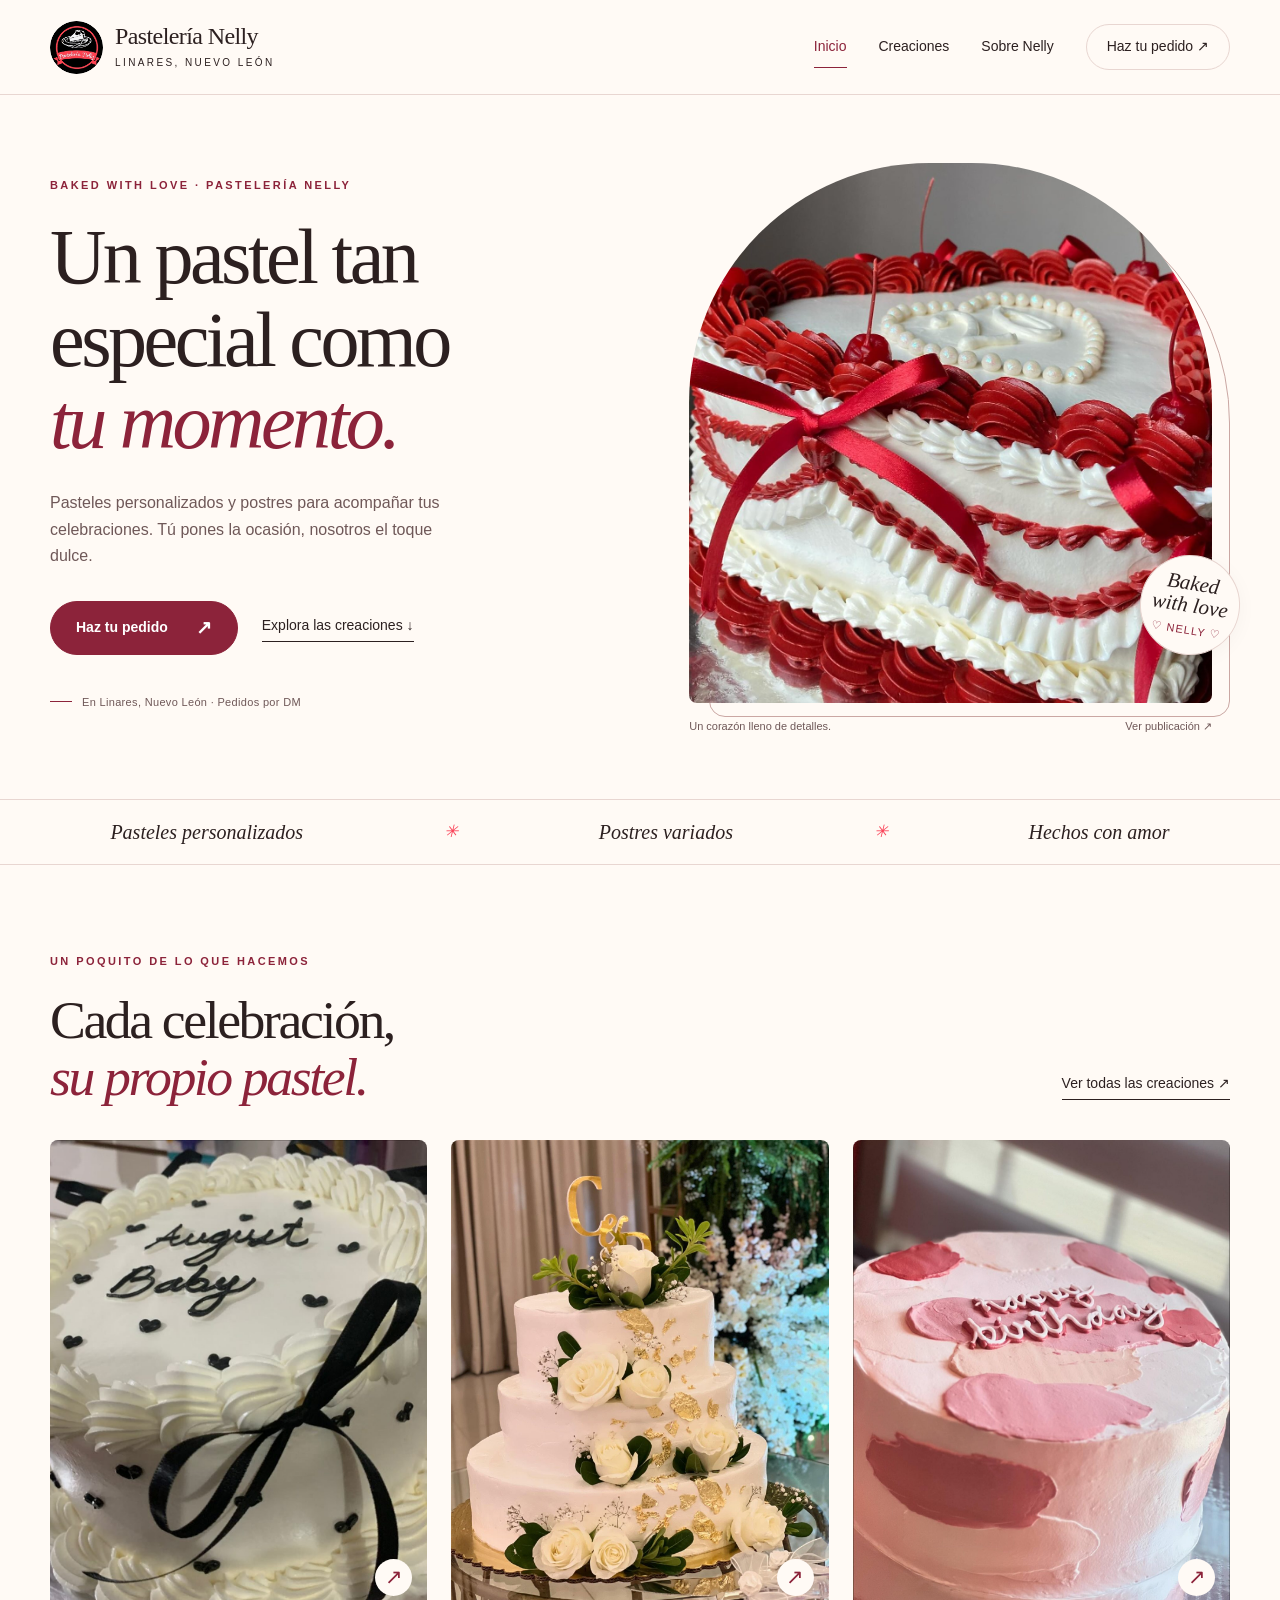
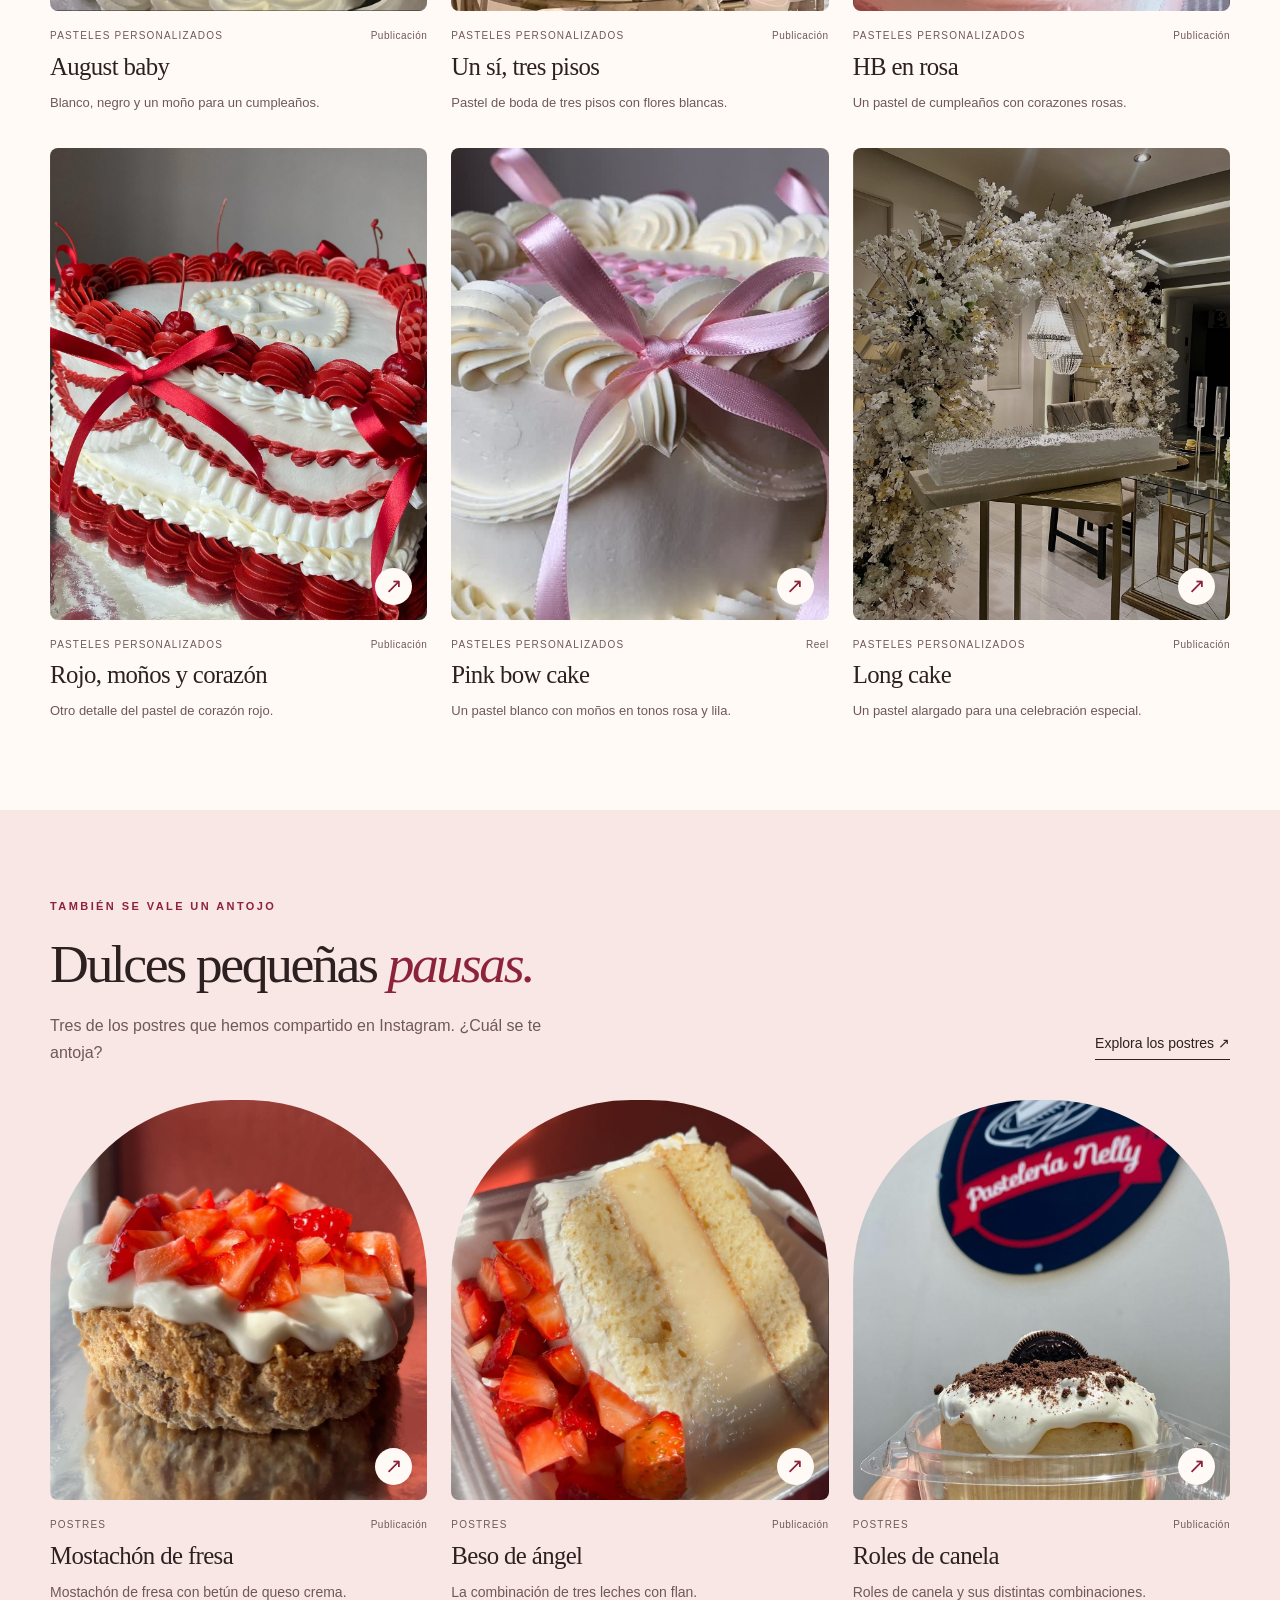
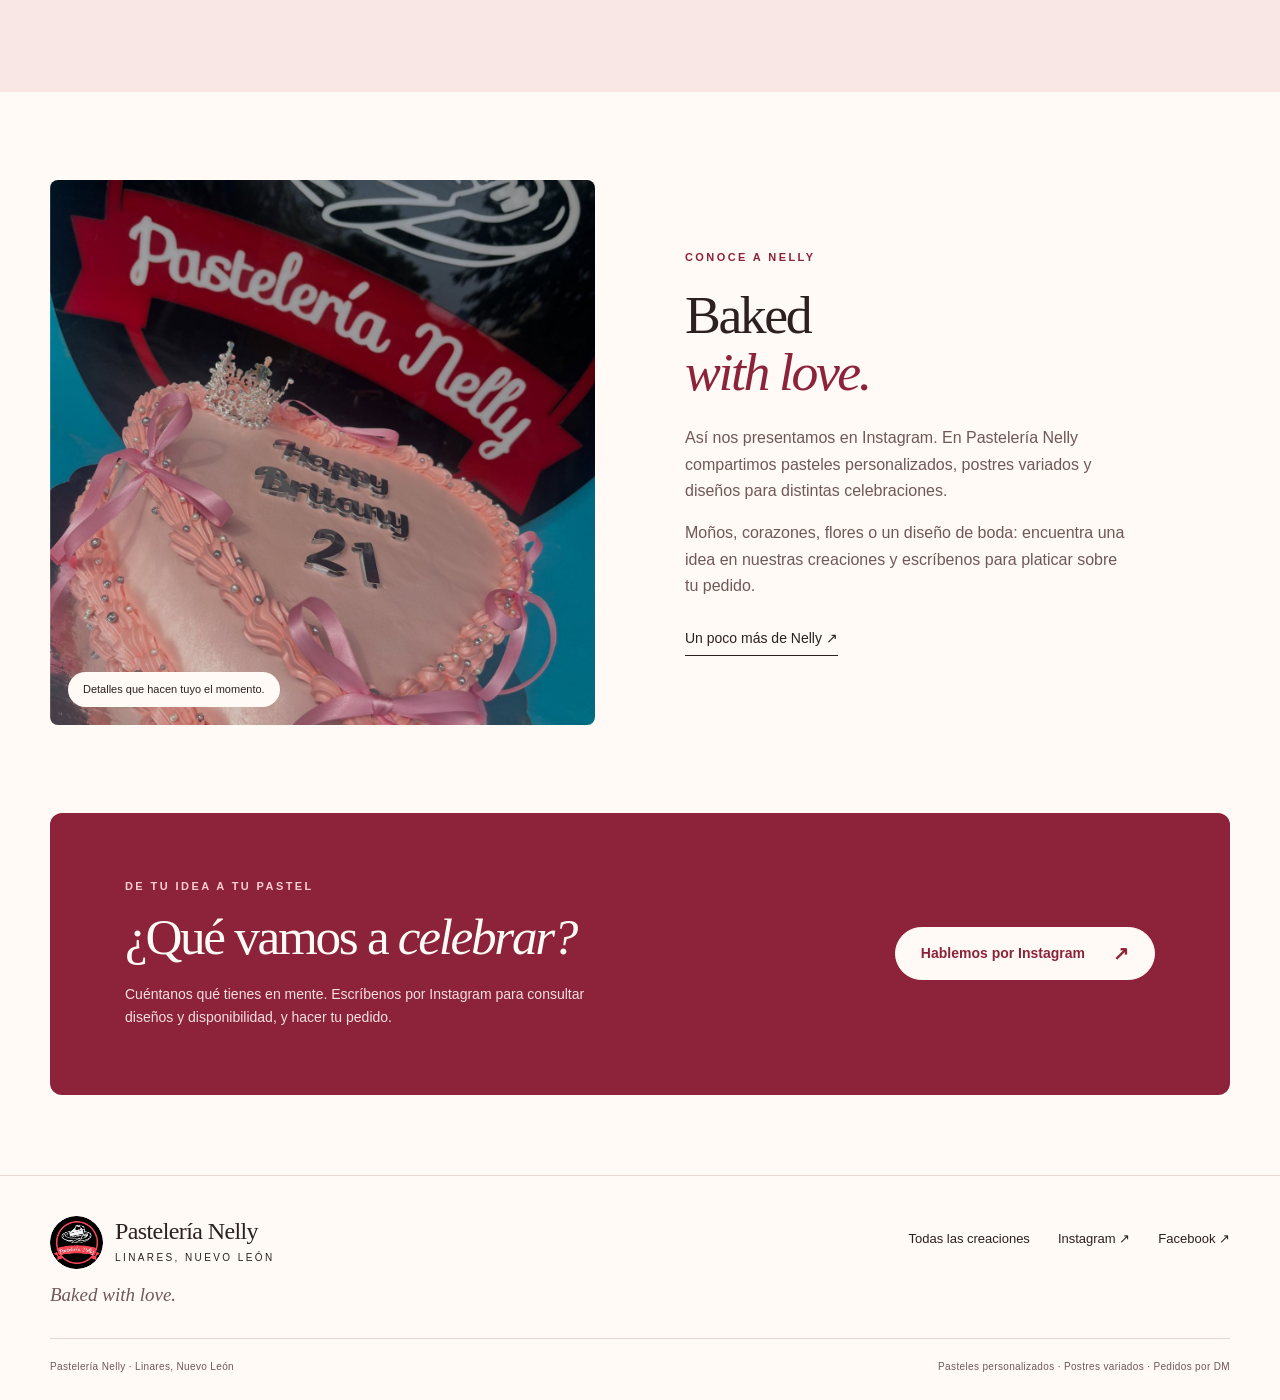
<file: index.html>
<!DOCTYPE html>
<html lang="es-MX">
<head>
<meta charset="utf-8">
<meta name="viewport" content="width=device-width, initial-scale=1">

<meta name="theme-color" content="#fffaf5">
<title>Pastelería Nelly | Pasteles personalizados en Linares</title>
<meta name="description" content="Pasteles personalizados y postres variados en Linares, Nuevo León. Conoce las creaciones de Pastelería Nelly y haz tu pedido por Instagram.">
<meta property="og:type" content="website">
<meta property="og:locale" content="es_MX">
<meta property="og:site_name" content="Pastelería Nelly">
<meta property="og:title" content="Pastelería Nelly | Pasteles personalizados en Linares">
<meta property="og:description" content="Pasteles personalizados y postres variados en Linares, Nuevo León. Conoce las creaciones de Pastelería Nelly y haz tu pedido por Instagram.">
<meta property="og:image" content="https://abiudsm.github.io/PasteleriaNelly/assets/images/DRh2r6gEjq9.jpg">
<meta property="og:image:alt" content="Pastel de corazón con detalles rojos de Pastelería Nelly">
<meta name="twitter:card" content="summary_large_image">
<link rel="canonical" href="https://abiudsm.github.io/PasteleriaNelly/index.html">
<meta property="og:url" content="https://abiudsm.github.io/PasteleriaNelly/index.html">
<link rel="icon" href="assets/images/favicon.svg" type="image/svg+xml">
<link rel="alternate icon" href="assets/images/logo.jpg" type="image/jpeg">
<link rel="stylesheet" href="assets/css/style.css">
<script src="assets/js/main.js" defer></script>
</head>
<body>
<a class="skip-link" href="#contenido">Saltar al contenido</a>
<header class="site-header"><div class="wrap header-inner"><a class="brand" href="index.html" aria-label="Pastelería Nelly, inicio"><img src="assets/images/logo.jpg" alt="" width="53" height="53"><span class="brand-name">Pastelería Nelly<small>Linares, Nuevo León</small></span></a>
<button class="menu-toggle" aria-expanded="false" aria-controls="navigation" hidden><span>Menú</span><span aria-hidden="true">☰</span></button>
<nav class="nav" id="navigation" aria-label="Navegación principal"><a href="index.html" aria-current="page">Inicio</a><a href="posts.html">Creaciones</a><a href="about.html">Sobre Nelly</a><a class="nav-cta" href="https://www.instagram.com/pastelerianelly_linares/" target="_blank" rel="noopener noreferrer">Haz tu pedido <span aria-hidden="true">↗</span></a></nav></div></header>
<main id="contenido">
<section class="hero"><div class="wrap hero-grid"><div class="hero-copy"><span class="eyebrow">Baked with love · Pastelería Nelly</span><h1>Un pastel tan<br>especial como<br><em>tu momento.</em></h1><p>Pasteles personalizados y postres para acompañar tus celebraciones. Tú pones la ocasión, nosotros el toque dulce.</p><div class="hero-actions"><a class="button" href="https://www.instagram.com/pastelerianelly_linares/" target="_blank" rel="noopener noreferrer">Haz tu pedido <span aria-hidden="true">↗</span></a><a class="text-link" href="#creaciones">Explora las creaciones <span aria-hidden="true">↓</span></a></div><span class="hero-note">En Linares, Nuevo León · Pedidos por DM</span></div><figure class="hero-photo"><img src="assets/images/DRh2r6gEjq9.jpg" alt="Pastel de corazón con betún rojo, cerezas y un moño de listón rojo." width="1200" height="1600" loading="eager" decoding="async" fetchpriority="high"><div class="photo-stamp" aria-hidden="true">Baked<br>with love<span>♡ Nelly ♡</span></div><figcaption><span>Un corazón lleno de detalles.</span><a href="https://www.instagram.com/pastelerianelly_linares/p/DRh2r6gEjq9/" target="_blank" rel="noopener noreferrer">Ver publicación ↗</a></figcaption></figure></div></section>
<div class="ribbon" aria-label="Nuestra propuesta"><div class="wrap"><span>Pasteles personalizados</span><b aria-hidden="true">✳</b><span>Postres variados</span><b aria-hidden="true">✳</b><span>Hechos con amor</span></div></div>
<section class="section wrap" id="creaciones" aria-labelledby="creaciones-titulo"><div class="section-heading"><div><span class="eyebrow">Un poquito de lo que hacemos</span><h2 id="creaciones-titulo">Cada celebración,<br><em>su propio pastel.</em></h2></div><a class="text-link" href="posts.html">Ver todas las creaciones <span aria-hidden="true">↗</span></a></div><div class="gallery">
<article class="post-card" data-category="pasteles"><a class="post-image" href="https://www.instagram.com/pastelerianelly_linares/p/DO_8Gq_kssN/" target="_blank" rel="noopener noreferrer" aria-label="Ver August baby en Instagram"><img src="assets/images/DO_8Gq_kssN.jpg" alt="Pastel blanco en forma de corazón con moño negro y texto August Baby." width="1200" height="1200" loading="lazy" decoding="async"></a><div class="post-meta"><span>Pasteles personalizados</span><span class="post-type">Publicación</span></div><h3><a href="https://www.instagram.com/pastelerianelly_linares/p/DO_8Gq_kssN/" target="_blank" rel="noopener noreferrer">August baby</a></h3><p>Blanco, negro y un moño para un cumpleaños.</p></article>
<article class="post-card" data-category="pasteles"><a class="post-image" href="https://www.instagram.com/pastelerianelly_linares/p/DKF4xYhT-Hu/" target="_blank" rel="noopener noreferrer" aria-label="Ver Un sí, tres pisos en Instagram"><img src="assets/images/DKF4xYhT-Hu.jpg" alt="Pastel de boda de tres pisos decorado con rosas blancas y follaje." width="1280" height="1600" loading="lazy" decoding="async"></a><div class="post-meta"><span>Pasteles personalizados</span><span class="post-type">Publicación</span></div><h3><a href="https://www.instagram.com/pastelerianelly_linares/p/DKF4xYhT-Hu/" target="_blank" rel="noopener noreferrer">Un sí, tres pisos</a></h3><p>Pastel de boda de tres pisos con flores blancas.</p></article>
<article class="post-card" data-category="pasteles"><a class="post-image" href="https://www.instagram.com/pastelerianelly_linares/p/DO_61dvEtbi/" target="_blank" rel="noopener noreferrer" aria-label="Ver HB en rosa en Instagram"><img src="assets/images/DO_61dvEtbi.jpg" alt="Pastel rosa con corazones de betún y mensaje de cumpleaños." width="1206" height="1600" loading="lazy" decoding="async"></a><div class="post-meta"><span>Pasteles personalizados</span><span class="post-type">Publicación</span></div><h3><a href="https://www.instagram.com/pastelerianelly_linares/p/DO_61dvEtbi/" target="_blank" rel="noopener noreferrer">HB en rosa</a></h3><p>Un pastel de cumpleaños con corazones rosas.</p></article>
<article class="post-card" data-category="pasteles"><a class="post-image" href="https://www.instagram.com/pastelerianelly_linares/p/DRh2r6gEjq9/" target="_blank" rel="noopener noreferrer" aria-label="Ver Rojo, moños y corazón en Instagram"><img src="assets/images/DRh2r6gEjq9.jpg" alt="Pastel de corazón con betún rojo, cerezas y un moño de listón rojo." width="1200" height="1600" loading="lazy" decoding="async"></a><div class="post-meta"><span>Pasteles personalizados</span><span class="post-type">Publicación</span></div><h3><a href="https://www.instagram.com/pastelerianelly_linares/p/DRh2r6gEjq9/" target="_blank" rel="noopener noreferrer">Rojo, moños y corazón</a></h3><p>Otro detalle del pastel de corazón rojo.</p></article>
<article class="post-card" data-category="pasteles"><a class="post-image" href="https://www.instagram.com/pastelerianelly_linares/reel/DPFe2b5gcIN/" target="_blank" rel="noopener noreferrer" aria-label="Ver Pink bow cake en Instagram"><img src="assets/images/DPFe2b5gcIN.jpg" alt="Pastel blanco con bordes de betún y moños de listón rosa y lila." width="640" height="1136" loading="lazy" decoding="async"></a><div class="post-meta"><span>Pasteles personalizados</span><span class="post-type">Reel</span></div><h3><a href="https://www.instagram.com/pastelerianelly_linares/reel/DPFe2b5gcIN/" target="_blank" rel="noopener noreferrer">Pink bow cake</a></h3><p>Un pastel blanco con moños en tonos rosa y lila.</p></article>
<article class="post-card" data-category="pasteles"><a class="post-image" href="https://www.instagram.com/pastelerianelly_linares/p/DexnfsbmiaR/" target="_blank" rel="noopener noreferrer" aria-label="Ver Long cake en Instagram"><img src="assets/images/DexnfsbmiaR.jpg" alt="Pastel blanco alargado sobre una mesa de celebración rodeada de flores." width="1200" height="1600" loading="lazy" decoding="async"></a><div class="post-meta"><span>Pasteles personalizados</span><span class="post-type">Publicación</span></div><h3><a href="https://www.instagram.com/pastelerianelly_linares/p/DexnfsbmiaR/" target="_blank" rel="noopener noreferrer">Long cake</a></h3><p>Un pastel alargado para una celebración especial.</p></article>
</div></section>
<section class="section dessert-section" aria-labelledby="antojos"><div class="wrap"><div class="section-heading"><div><span class="eyebrow">También se vale un antojo</span><h2 id="antojos">Dulces pequeñas <em>pausas.</em></h2><p class="section-intro">Tres de los postres que hemos compartido en Instagram. ¿Cuál se te antoja?</p></div><a class="text-link" href="posts.html?categoria=postres">Explora los postres <span aria-hidden="true">↗</span></a></div><div class="gallery">
<article class="post-card" data-category="postres"><a class="post-image" href="https://www.instagram.com/pastelerianelly_linares/p/DRX6ZpWEueV/" target="_blank" rel="noopener noreferrer" aria-label="Ver Mostachón de fresa en Instagram"><img src="assets/images/DRX6ZpWEueV.jpg" alt="Mostachón con betún de queso crema y trozos de fresa fresca." width="1200" height="1600" loading="lazy" decoding="async"></a><div class="post-meta"><span>Postres</span><span class="post-type">Publicación</span></div><h3><a href="https://www.instagram.com/pastelerianelly_linares/p/DRX6ZpWEueV/" target="_blank" rel="noopener noreferrer">Mostachón de fresa</a></h3><p>Mostachón de fresa con betún de queso crema.</p></article>
<article class="post-card" data-category="postres"><a class="post-image" href="https://www.instagram.com/pastelerianelly_linares/p/DPFWPoBkmXV/" target="_blank" rel="noopener noreferrer" aria-label="Ver Beso de ángel en Instagram"><img src="assets/images/DPFWPoBkmXV.jpg" alt="Rebanada de pastel de tres leches con flan, acompañada de fresas." width="1206" height="1600" loading="lazy" decoding="async"></a><div class="post-meta"><span>Postres</span><span class="post-type">Publicación</span></div><h3><a href="https://www.instagram.com/pastelerianelly_linares/p/DPFWPoBkmXV/" target="_blank" rel="noopener noreferrer">Beso de ángel</a></h3><p>La combinación de tres leches con flan.</p></article>
<article class="post-card" data-category="postres"><a class="post-image" href="https://www.instagram.com/pastelerianelly_linares/p/DORzYJwEl8-/" target="_blank" rel="noopener noreferrer" aria-label="Ver Roles de canela en Instagram"><img src="assets/images/DORzYJwEl8-.jpg" alt="Rol de canela con crema y una galleta de chocolate, frente al logo de Nelly." width="1200" height="1600" loading="lazy" decoding="async"></a><div class="post-meta"><span>Postres</span><span class="post-type">Publicación</span></div><h3><a href="https://www.instagram.com/pastelerianelly_linares/p/DORzYJwEl8-/" target="_blank" rel="noopener noreferrer">Roles de canela</a></h3><p>Roles de canela y sus distintas combinaciones.</p></article>
</div></div></section>
<section class="section wrap" aria-labelledby="amor"><div class="story-grid"><figure class="story-photo"><img src="assets/images/Dd2TPwbmnlS.jpg" alt="Pastel rosa en forma de corazón con moños rosas y mensaje de cumpleaños." width="1280" height="1600" loading="lazy" decoding="async"><figcaption>Detalles que hacen tuyo el momento.</figcaption></figure><div class="story-copy"><span class="eyebrow">Conoce a Nelly</span><h2 id="amor">Baked<br><em>with love.</em></h2><p>Así nos presentamos en Instagram. En Pastelería Nelly compartimos pasteles personalizados, postres variados y diseños para distintas celebraciones.</p><p>Moños, corazones, flores o un diseño de boda: encuentra una idea en nuestras creaciones y escríbenos para platicar sobre tu pedido.</p><a class="text-link" href="about.html">Un poco más de Nelly <span aria-hidden="true">↗</span></a></div></div></section>
<section class="wrap order-box" aria-labelledby="pedido"><div><span class="eyebrow">De tu idea a tu pastel</span><h2 id="pedido">¿Qué vamos a <i>celebrar?</i></h2><p>Cuéntanos qué tienes en mente. Escríbenos por Instagram para consultar diseños y disponibilidad, y hacer tu pedido.</p></div><a class="button" href="https://www.instagram.com/pastelerianelly_linares/" target="_blank" rel="noopener noreferrer">Hablemos por Instagram <span aria-hidden="true">↗</span></a></section>
</main>
<footer class="site-footer"><div class="wrap"><div class="footer-top"><div><a class="brand" href="index.html" aria-label="Pastelería Nelly, inicio"><img src="assets/images/logo.jpg" alt="" width="53" height="53"><span class="brand-name">Pastelería Nelly<small>Linares, Nuevo León</small></span></a><p class="footer-tag">Baked with love.</p></div><nav class="footer-links" aria-label="Enlaces del pie"><a href="posts.html">Todas las creaciones</a><a href="https://www.instagram.com/pastelerianelly_linares/" target="_blank" rel="noopener noreferrer">Instagram ↗</a><a href="https://www.facebook.com/profile.php?id=100052178664824" target="_blank" rel="noopener noreferrer">Facebook ↗</a></nav></div><div class="footer-bottom"><span>Pastelería Nelly · Linares, Nuevo León</span><span>Pasteles personalizados · Postres variados · Pedidos por DM</span></div></div></footer>
</body>
</html>
</file>
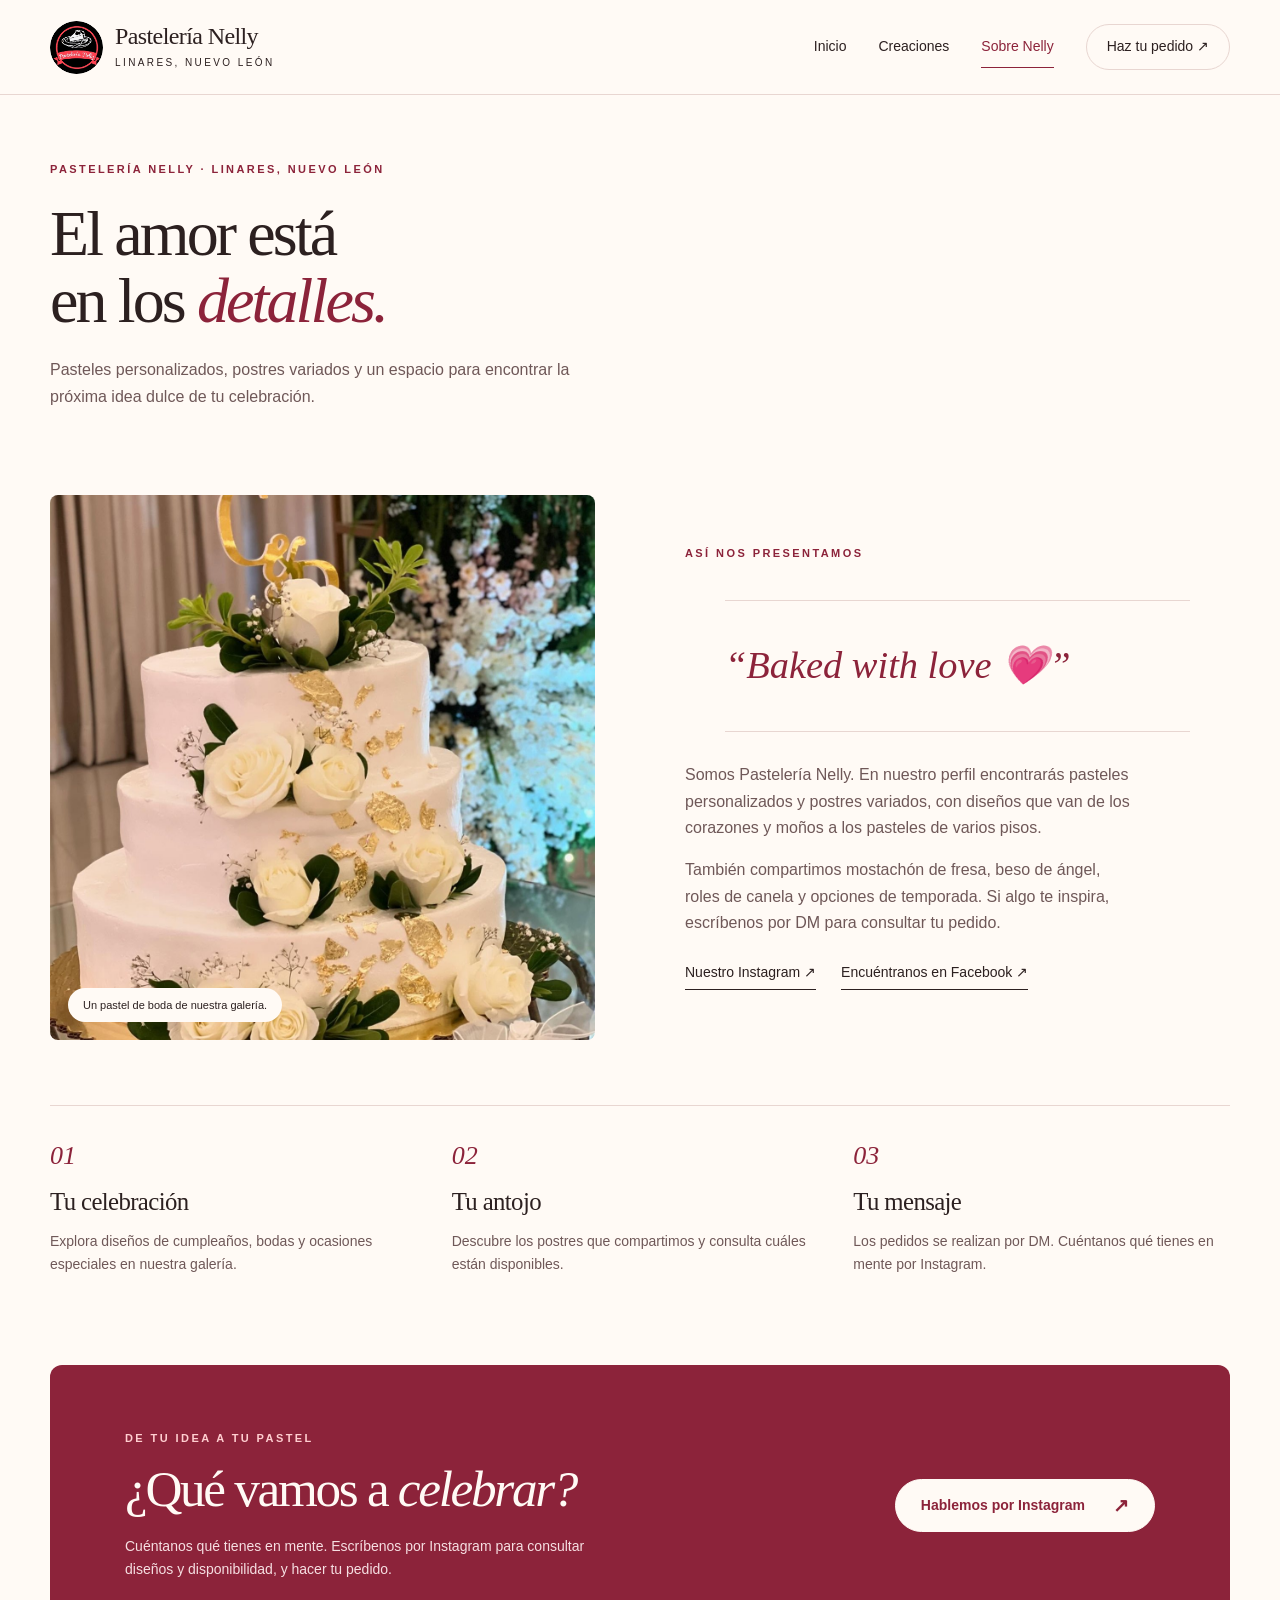
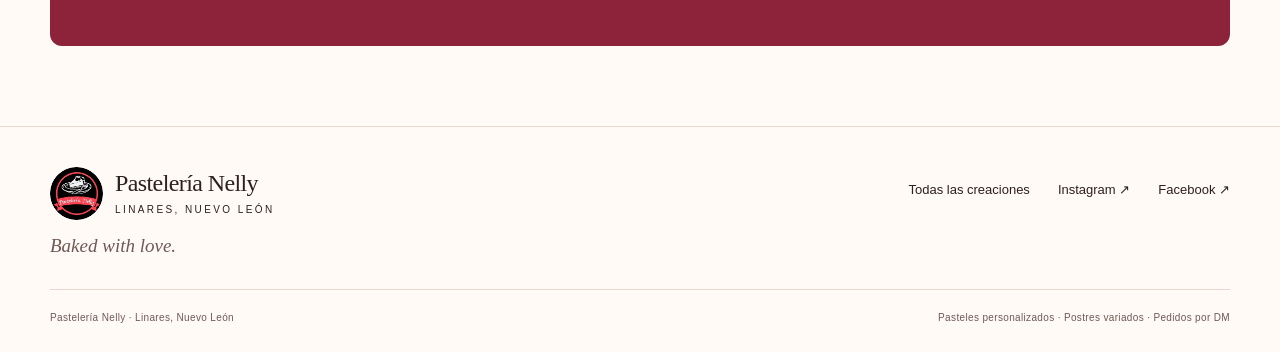
<file: about.html>
<!DOCTYPE html>
<html lang="es-MX">
<head>
<meta charset="utf-8">
<meta name="viewport" content="width=device-width, initial-scale=1">

<meta name="theme-color" content="#fffaf5">
<title>Sobre Nelly | Pastelería Nelly en Linares</title>
<meta name="description" content="Conoce la propuesta de Pastelería Nelly: pasteles personalizados, postres variados y pedidos por DM en Linares, Nuevo León.">
<meta property="og:type" content="website">
<meta property="og:locale" content="es_MX">
<meta property="og:site_name" content="Pastelería Nelly">
<meta property="og:title" content="Sobre Nelly | Pastelería Nelly en Linares">
<meta property="og:description" content="Conoce la propuesta de Pastelería Nelly: pasteles personalizados, postres variados y pedidos por DM en Linares, Nuevo León.">
<meta property="og:image" content="https://abiudsm.github.io/PasteleriaNelly/assets/images/DRh2r6gEjq9.jpg">
<meta property="og:image:alt" content="Pastel de corazón con detalles rojos de Pastelería Nelly">
<meta name="twitter:card" content="summary_large_image">
<link rel="canonical" href="https://abiudsm.github.io/PasteleriaNelly/about.html">
<meta property="og:url" content="https://abiudsm.github.io/PasteleriaNelly/about.html">
<link rel="icon" href="assets/images/favicon.svg" type="image/svg+xml">
<link rel="alternate icon" href="assets/images/logo.jpg" type="image/jpeg">
<link rel="stylesheet" href="assets/css/style.css">
<script src="assets/js/main.js" defer></script>
</head>
<body>
<a class="skip-link" href="#contenido">Saltar al contenido</a>
<header class="site-header"><div class="wrap header-inner"><a class="brand" href="index.html" aria-label="Pastelería Nelly, inicio"><img src="assets/images/logo.jpg" alt="" width="53" height="53"><span class="brand-name">Pastelería Nelly<small>Linares, Nuevo León</small></span></a>
<button class="menu-toggle" aria-expanded="false" aria-controls="navigation" hidden><span>Menú</span><span aria-hidden="true">☰</span></button>
<nav class="nav" id="navigation" aria-label="Navegación principal"><a href="index.html">Inicio</a><a href="posts.html">Creaciones</a><a href="about.html" aria-current="page">Sobre Nelly</a><a class="nav-cta" href="https://www.instagram.com/pastelerianelly_linares/" target="_blank" rel="noopener noreferrer">Haz tu pedido <span aria-hidden="true">↗</span></a></nav></div></header>
<main id="contenido"><section class="wrap page-intro about-intro"><span class="eyebrow">Pastelería Nelly · Linares, Nuevo León</span><h1>El amor está<br>en los <em>detalles.</em></h1><p>Pasteles personalizados, postres variados y un espacio para encontrar la próxima idea dulce de tu celebración.</p></section><section class="wrap section about-content" aria-labelledby="sobre"><div class="story-grid"><figure class="story-photo"><img src="assets/images/DKF4xYhT-Hu.jpg" alt="Pastel de boda de tres pisos decorado con rosas blancas y follaje." width="1280" height="1600" loading="lazy" decoding="async"><figcaption>Un pastel de boda de nuestra galería.</figcaption></figure><div class="story-copy"><span class="eyebrow">Así nos presentamos</span><blockquote class="about-bio">“Baked with love 💗”</blockquote><h2 id="sobre" class="sr-only">Sobre Pastelería Nelly</h2><p>Somos Pastelería Nelly. En nuestro perfil encontrarás pasteles personalizados y postres variados, con diseños que van de los corazones y moños a los pasteles de varios pisos.</p><p>También compartimos mostachón de fresa, beso de ángel, roles de canela y opciones de temporada. Si algo te inspira, escríbenos por DM para consultar tu pedido.</p><div class="social-links"><a class="text-link" href="https://www.instagram.com/pastelerianelly_linares/" target="_blank" rel="noopener noreferrer">Nuestro Instagram ↗</a><a class="text-link" href="https://www.facebook.com/profile.php?id=100052178664824" target="_blank" rel="noopener noreferrer">Encuéntranos en Facebook ↗</a></div></div></div><div class="about-facts"><article><span aria-hidden="true">01</span><h3>Tu celebración</h3><p>Explora diseños de cumpleaños, bodas y ocasiones especiales en nuestra galería.</p></article><article><span aria-hidden="true">02</span><h3>Tu antojo</h3><p>Descubre los postres que compartimos y consulta cuáles están disponibles.</p></article><article><span aria-hidden="true">03</span><h3>Tu mensaje</h3><p>Los pedidos se realizan por DM. Cuéntanos qué tienes en mente por Instagram.</p></article></div></section><section class="wrap order-box" aria-labelledby="pedido"><div><span class="eyebrow">De tu idea a tu pastel</span><h2 id="pedido">¿Qué vamos a <i>celebrar?</i></h2><p>Cuéntanos qué tienes en mente. Escríbenos por Instagram para consultar diseños y disponibilidad, y hacer tu pedido.</p></div><a class="button" href="https://www.instagram.com/pastelerianelly_linares/" target="_blank" rel="noopener noreferrer">Hablemos por Instagram <span aria-hidden="true">↗</span></a></section></main>
<footer class="site-footer"><div class="wrap"><div class="footer-top"><div><a class="brand" href="index.html" aria-label="Pastelería Nelly, inicio"><img src="assets/images/logo.jpg" alt="" width="53" height="53"><span class="brand-name">Pastelería Nelly<small>Linares, Nuevo León</small></span></a><p class="footer-tag">Baked with love.</p></div><nav class="footer-links" aria-label="Enlaces del pie"><a href="posts.html">Todas las creaciones</a><a href="https://www.instagram.com/pastelerianelly_linares/" target="_blank" rel="noopener noreferrer">Instagram ↗</a><a href="https://www.facebook.com/profile.php?id=100052178664824" target="_blank" rel="noopener noreferrer">Facebook ↗</a></nav></div><div class="footer-bottom"><span>Pastelería Nelly · Linares, Nuevo León</span><span>Pasteles personalizados · Postres variados · Pedidos por DM</span></div></div></footer>
</body>
</html>
</file>
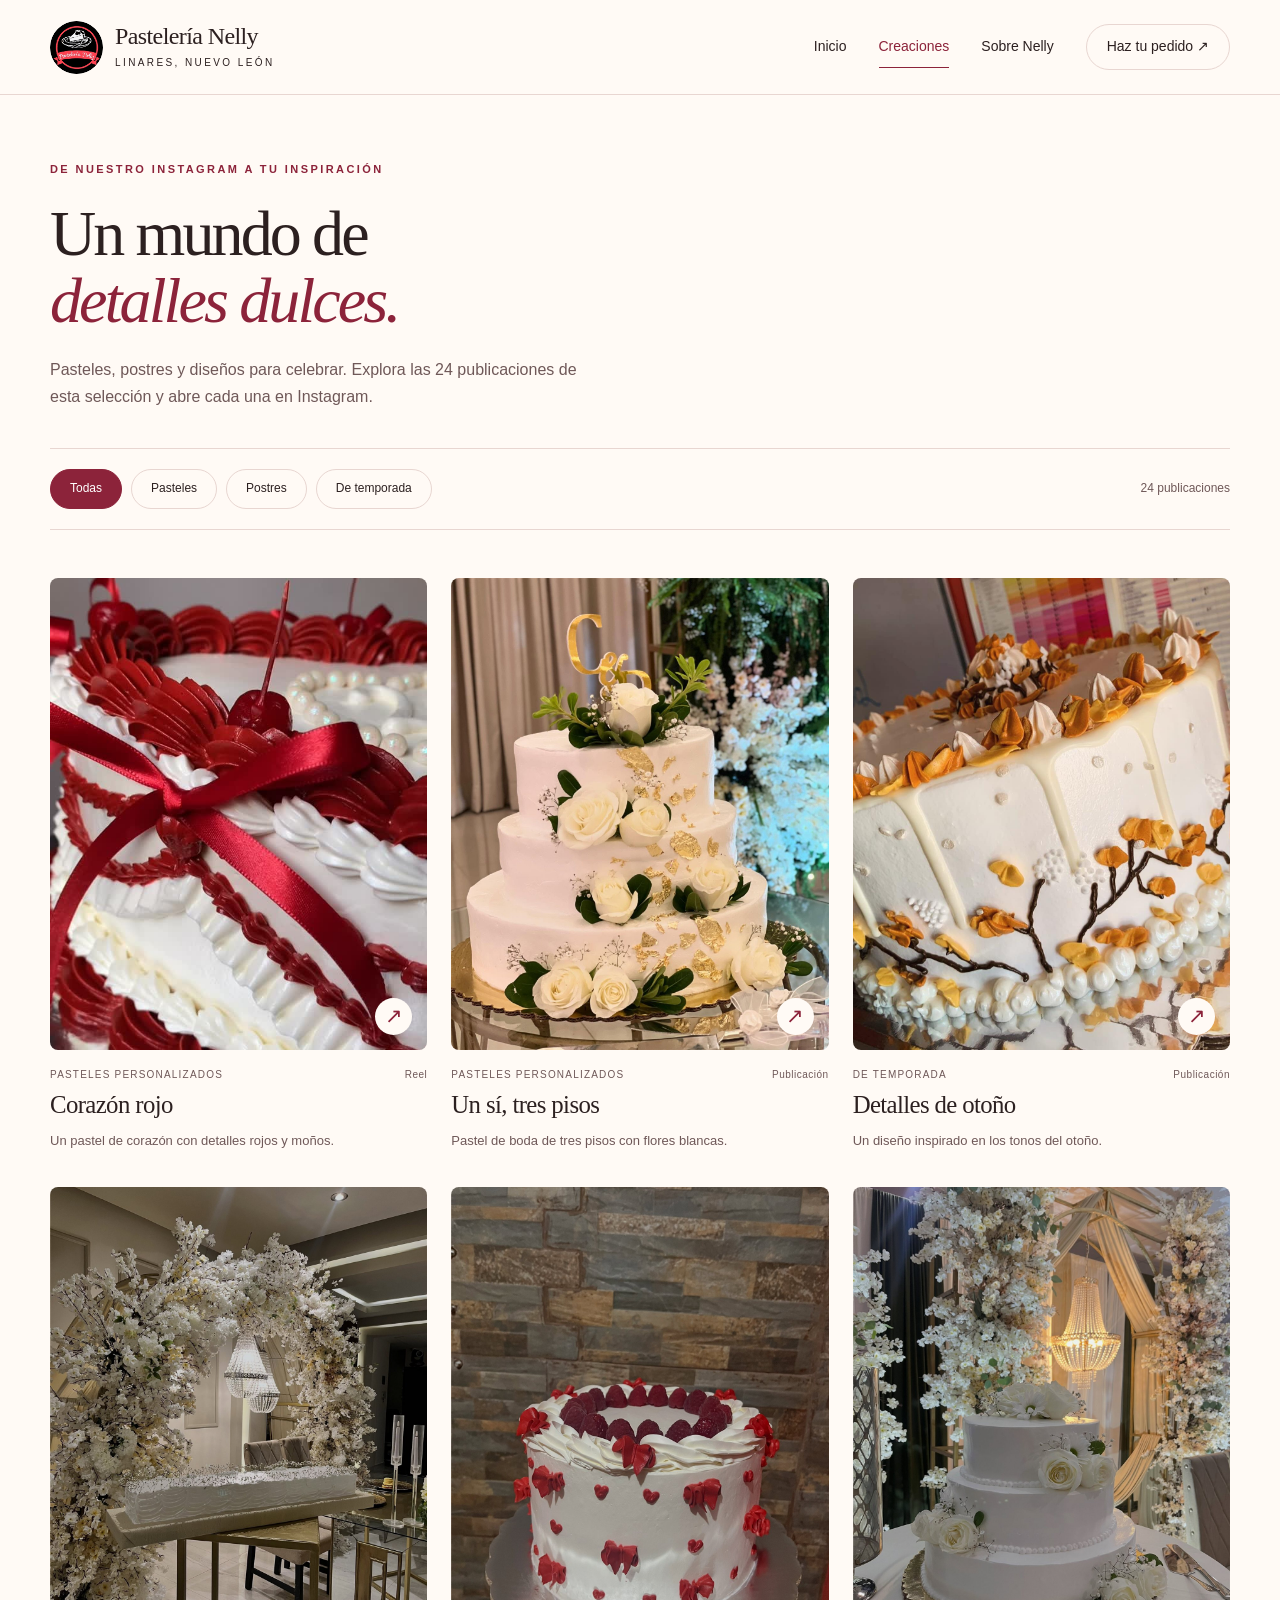
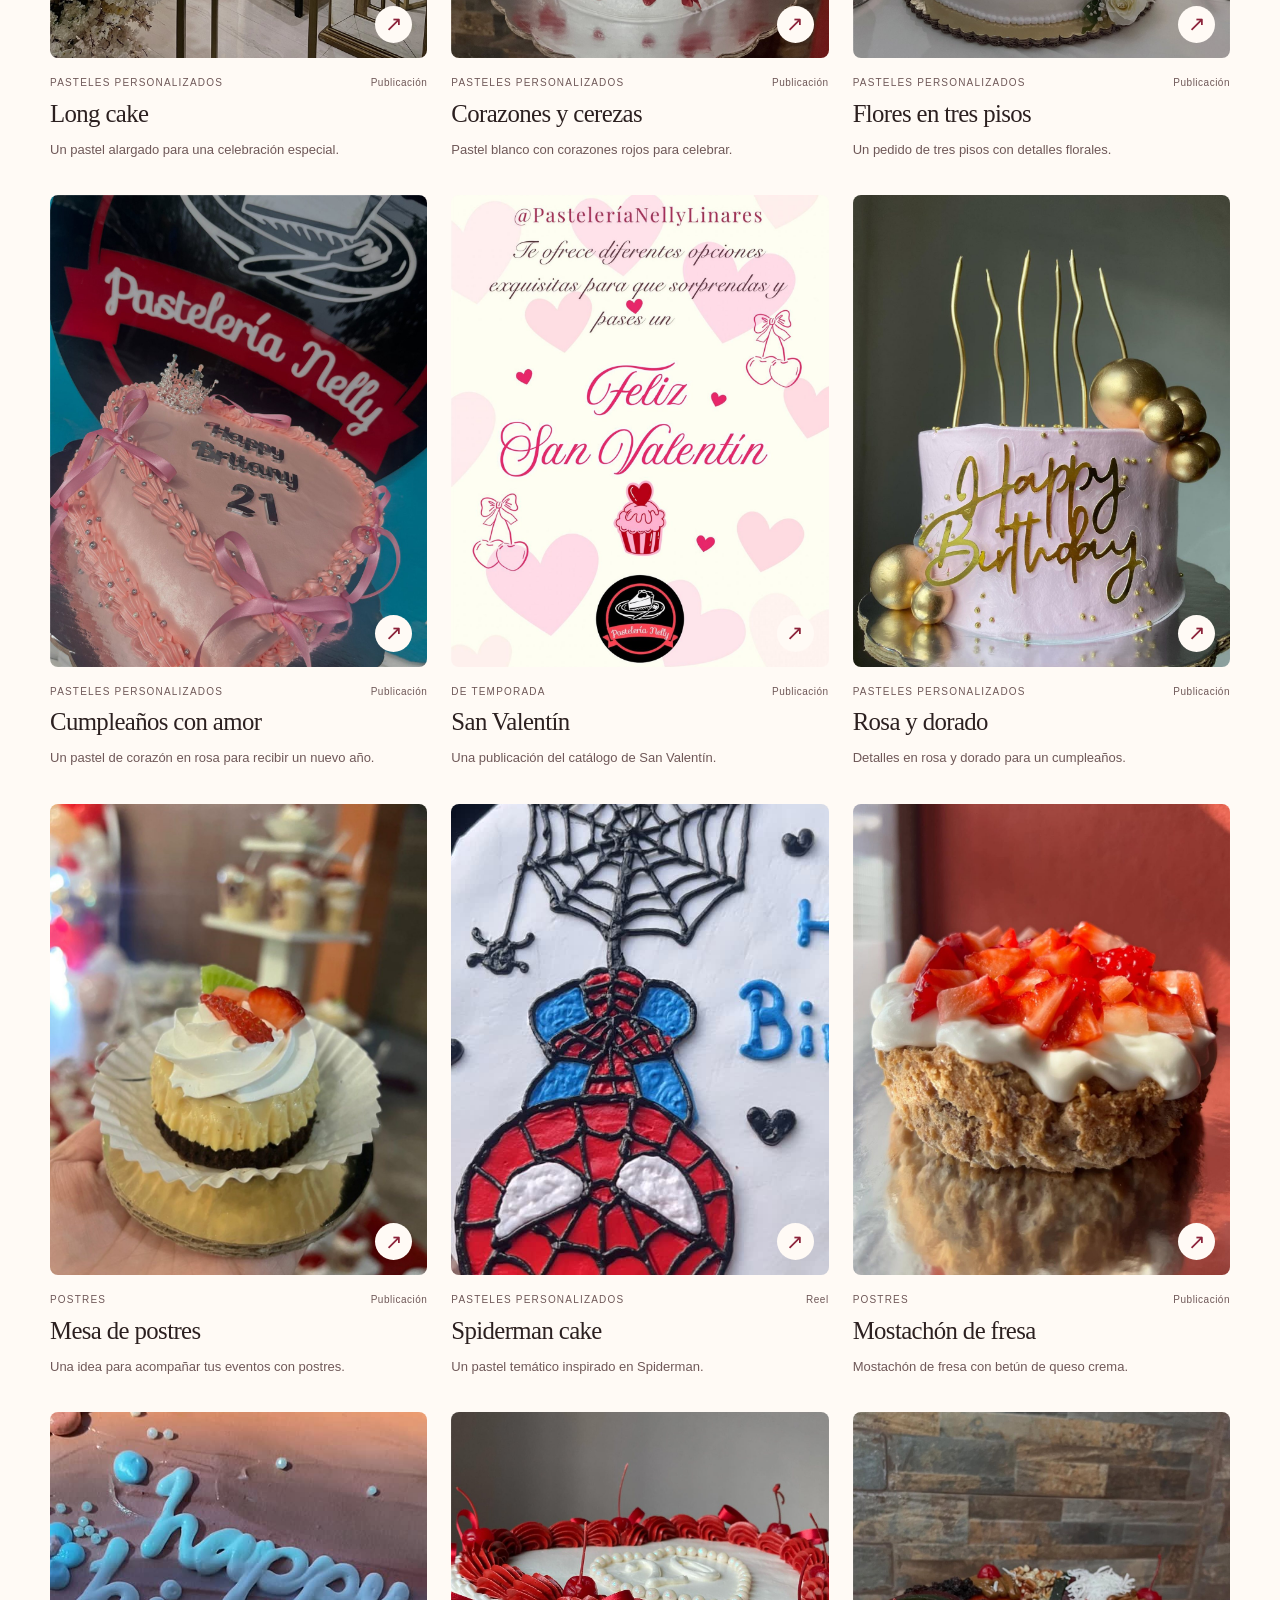
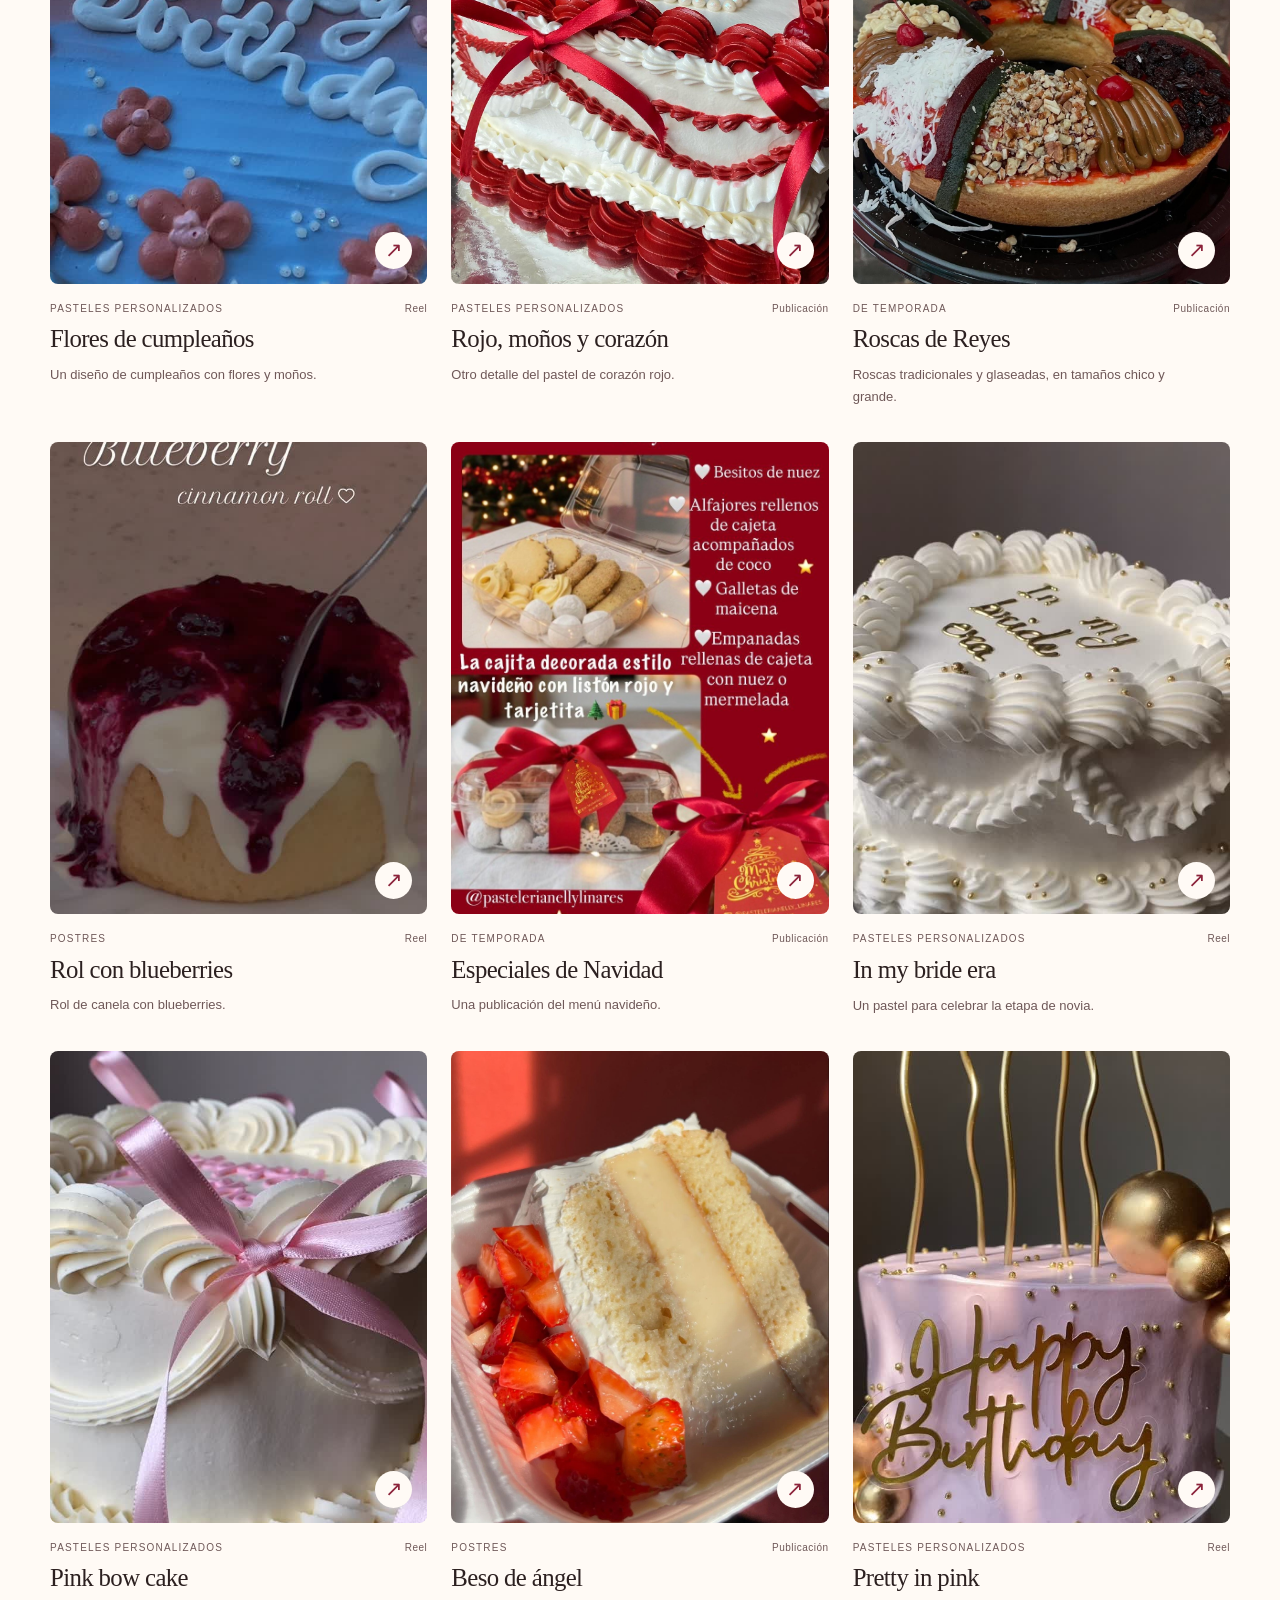
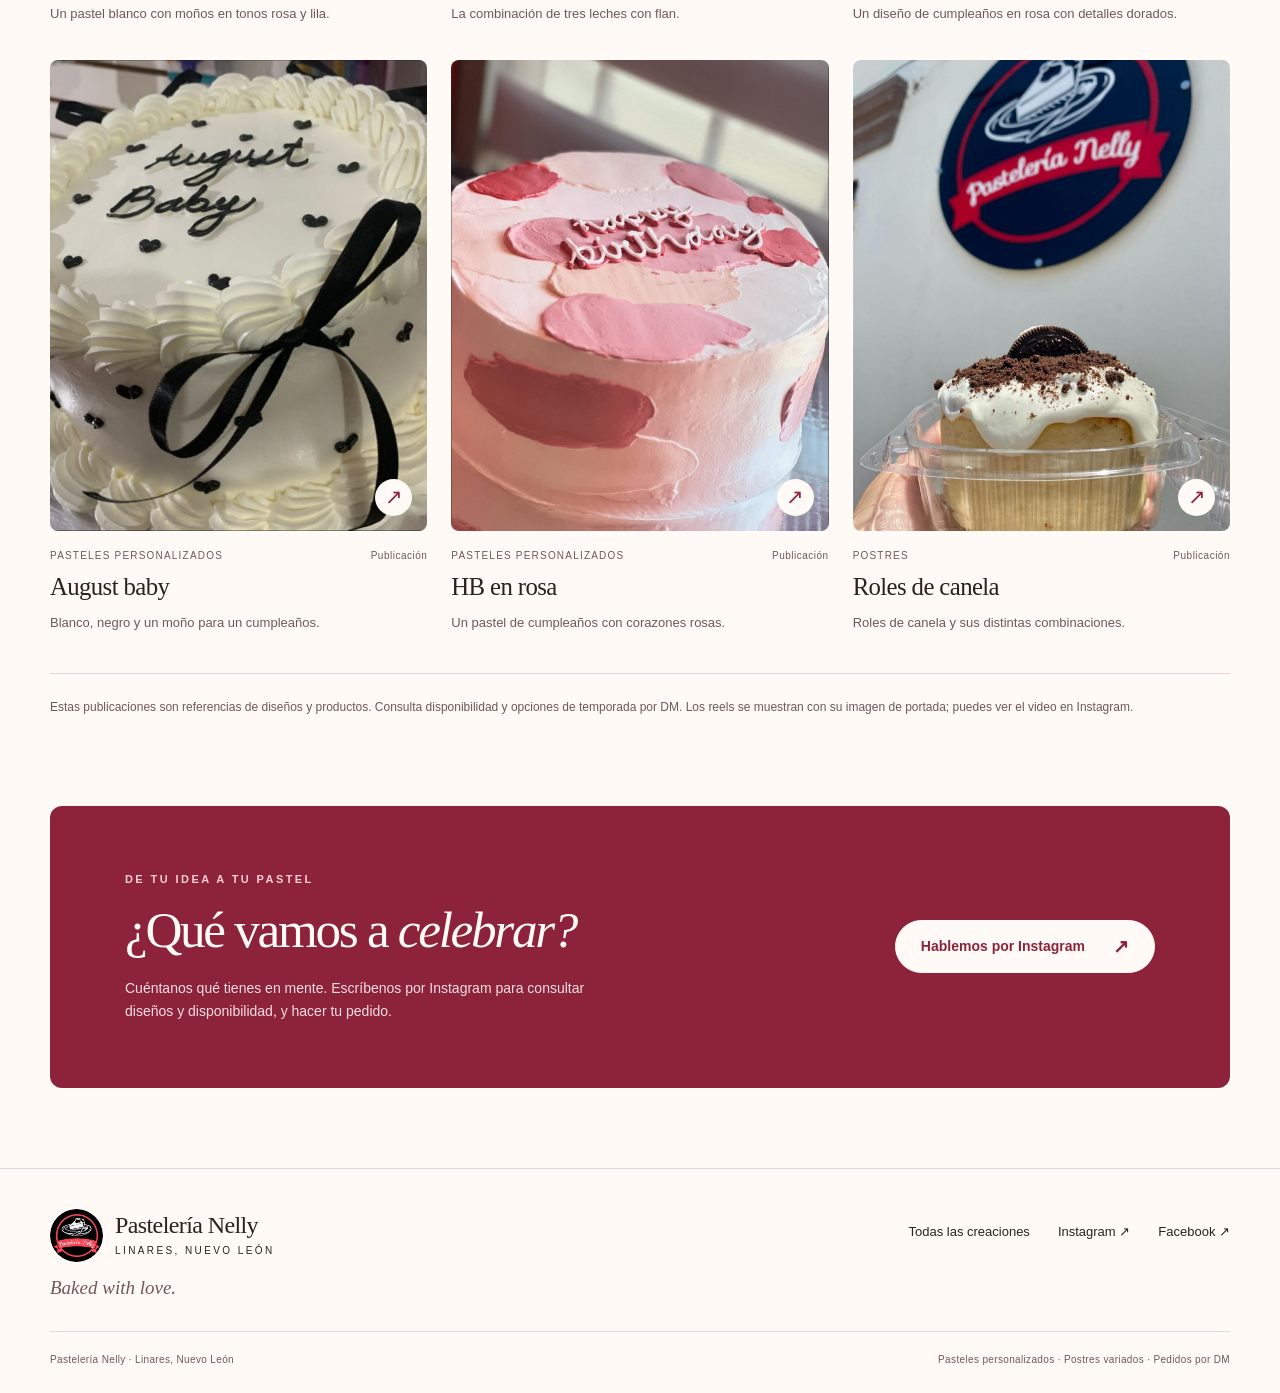
<file: posts.html>
<!DOCTYPE html>
<html lang="es-MX">
<head>
<meta charset="utf-8">
<meta name="viewport" content="width=device-width, initial-scale=1">

<meta name="theme-color" content="#fffaf5">
<title>Creaciones | Pastelería Nelly</title>
<meta name="description" content="Explora 24 publicaciones de Pastelería Nelly: pasteles personalizados, diseños de boda, postres y referencias de temporada.">
<meta property="og:type" content="website">
<meta property="og:locale" content="es_MX">
<meta property="og:site_name" content="Pastelería Nelly">
<meta property="og:title" content="Creaciones | Pastelería Nelly">
<meta property="og:description" content="Explora 24 publicaciones de Pastelería Nelly: pasteles personalizados, diseños de boda, postres y referencias de temporada.">
<meta property="og:image" content="https://abiudsm.github.io/PasteleriaNelly/assets/images/DRh2r6gEjq9.jpg">
<meta property="og:image:alt" content="Pastel de corazón con detalles rojos de Pastelería Nelly">
<meta name="twitter:card" content="summary_large_image">
<link rel="canonical" href="https://abiudsm.github.io/PasteleriaNelly/posts.html">
<meta property="og:url" content="https://abiudsm.github.io/PasteleriaNelly/posts.html">
<link rel="icon" href="assets/images/favicon.svg" type="image/svg+xml">
<link rel="alternate icon" href="assets/images/logo.jpg" type="image/jpeg">
<link rel="stylesheet" href="assets/css/style.css">
<script src="assets/js/main.js" defer></script>
</head>
<body>
<a class="skip-link" href="#contenido">Saltar al contenido</a>
<header class="site-header"><div class="wrap header-inner"><a class="brand" href="index.html" aria-label="Pastelería Nelly, inicio"><img src="assets/images/logo.jpg" alt="" width="53" height="53"><span class="brand-name">Pastelería Nelly<small>Linares, Nuevo León</small></span></a>
<button class="menu-toggle" aria-expanded="false" aria-controls="navigation" hidden><span>Menú</span><span aria-hidden="true">☰</span></button>
<nav class="nav" id="navigation" aria-label="Navegación principal"><a href="index.html">Inicio</a><a href="posts.html" aria-current="page">Creaciones</a><a href="about.html">Sobre Nelly</a><a class="nav-cta" href="https://www.instagram.com/pastelerianelly_linares/" target="_blank" rel="noopener noreferrer">Haz tu pedido <span aria-hidden="true">↗</span></a></nav></div></header>
<main id="contenido"><section class="wrap page-intro"><span class="eyebrow">De nuestro Instagram a tu inspiración</span><h1>Un mundo de<br><em>detalles dulces.</em></h1><p>Pasteles, postres y diseños para celebrar. Explora las 24 publicaciones de esta selección y abre cada una en Instagram.</p><div class="archive-tools"><div class="filters" role="group" aria-label="Filtrar publicaciones" hidden><button class="filter" data-filter="todos" aria-pressed="true">Todas</button><button class="filter" data-filter="pasteles" aria-pressed="false">Pasteles</button><button class="filter" data-filter="postres" aria-pressed="false">Postres</button><button class="filter" data-filter="temporada" aria-pressed="false">De temporada</button></div><p class="results-count" id="results-count" role="status" aria-live="polite" aria-atomic="true">24 publicaciones</p></div></section><section class="wrap section archive" aria-label="Galería de publicaciones"><h2 class="sr-only">Publicaciones de Pastelería Nelly</h2><div class="gallery">
<article class="post-card" data-category="pasteles"><a class="post-image" href="https://www.instagram.com/pastelerianelly_linares/reel/DRf6F9MDlLd/" target="_blank" rel="noopener noreferrer" aria-label="Ver Corazón rojo en Instagram"><img src="assets/images/DRf6F9MDlLd.jpg" alt="Pastel de corazón blanco con betún rojo, cerezas y moños rojos." width="640" height="1136" loading="lazy" decoding="async"></a><div class="post-meta"><span>Pasteles personalizados</span><span class="post-type">Reel</span></div><h3><a href="https://www.instagram.com/pastelerianelly_linares/reel/DRf6F9MDlLd/" target="_blank" rel="noopener noreferrer">Corazón rojo</a></h3><p>Un pastel de corazón con detalles rojos y moños.</p></article>
<article class="post-card" data-category="pasteles"><a class="post-image" href="https://www.instagram.com/pastelerianelly_linares/p/DKF4xYhT-Hu/" target="_blank" rel="noopener noreferrer" aria-label="Ver Un sí, tres pisos en Instagram"><img src="assets/images/DKF4xYhT-Hu.jpg" alt="Pastel de boda de tres pisos decorado con rosas blancas y follaje." width="1280" height="1600" loading="lazy" decoding="async"></a><div class="post-meta"><span>Pasteles personalizados</span><span class="post-type">Publicación</span></div><h3><a href="https://www.instagram.com/pastelerianelly_linares/p/DKF4xYhT-Hu/" target="_blank" rel="noopener noreferrer">Un sí, tres pisos</a></h3><p>Pastel de boda de tres pisos con flores blancas.</p></article>
<article class="post-card" data-category="temporada"><a class="post-image" href="https://www.instagram.com/pastelerianelly_linares/p/DBIBWteI-c-/" target="_blank" rel="noopener noreferrer" aria-label="Ver Detalles de otoño en Instagram"><img src="assets/images/DBIBWteI-c-.jpg" alt="Pastel blanco con decoración de hojas y flores en tonos de otoño." width="1440" height="1464" loading="lazy" decoding="async"></a><div class="post-meta"><span>De temporada</span><span class="post-type">Publicación</span></div><h3><a href="https://www.instagram.com/pastelerianelly_linares/p/DBIBWteI-c-/" target="_blank" rel="noopener noreferrer">Detalles de otoño</a></h3><p>Un diseño inspirado en los tonos del otoño.</p></article>
<article class="post-card" data-category="pasteles"><a class="post-image" href="https://www.instagram.com/pastelerianelly_linares/p/DexnfsbmiaR/" target="_blank" rel="noopener noreferrer" aria-label="Ver Long cake en Instagram"><img src="assets/images/DexnfsbmiaR.jpg" alt="Pastel blanco alargado sobre una mesa de celebración rodeada de flores." width="1200" height="1600" loading="lazy" decoding="async"></a><div class="post-meta"><span>Pasteles personalizados</span><span class="post-type">Publicación</span></div><h3><a href="https://www.instagram.com/pastelerianelly_linares/p/DexnfsbmiaR/" target="_blank" rel="noopener noreferrer">Long cake</a></h3><p>Un pastel alargado para una celebración especial.</p></article>
<article class="post-card" data-category="pasteles"><a class="post-image" href="https://www.instagram.com/pastelerianelly_linares/p/DeQDfhUmuhY/" target="_blank" rel="noopener noreferrer" aria-label="Ver Corazones y cerezas en Instagram"><img src="assets/images/DeQDfhUmuhY.jpg" alt="Pastel blanco con pequeños corazones rojos y cerezas en la parte superior." width="1200" height="1600" loading="lazy" decoding="async"></a><div class="post-meta"><span>Pasteles personalizados</span><span class="post-type">Publicación</span></div><h3><a href="https://www.instagram.com/pastelerianelly_linares/p/DeQDfhUmuhY/" target="_blank" rel="noopener noreferrer">Corazones y cerezas</a></h3><p>Pastel blanco con corazones rojos para celebrar.</p></article>
<article class="post-card" data-category="pasteles"><a class="post-image" href="https://www.instagram.com/pastelerianelly_linares/p/DeILO4rmqTv/" target="_blank" rel="noopener noreferrer" aria-label="Ver Flores en tres pisos en Instagram"><img src="assets/images/DeILO4rmqTv.jpg" alt="Pastel blanco de tres pisos con pequeñas flores en una mesa de evento." width="1200" height="1600" loading="lazy" decoding="async"></a><div class="post-meta"><span>Pasteles personalizados</span><span class="post-type">Publicación</span></div><h3><a href="https://www.instagram.com/pastelerianelly_linares/p/DeILO4rmqTv/" target="_blank" rel="noopener noreferrer">Flores en tres pisos</a></h3><p>Un pedido de tres pisos con detalles florales.</p></article>
<article class="post-card" data-category="pasteles"><a class="post-image" href="https://www.instagram.com/pastelerianelly_linares/p/Dd2TPwbmnlS/" target="_blank" rel="noopener noreferrer" aria-label="Ver Cumpleaños con amor en Instagram"><img src="assets/images/Dd2TPwbmnlS.jpg" alt="Pastel rosa en forma de corazón con moños rosas y mensaje de cumpleaños." width="1280" height="1600" loading="lazy" decoding="async"></a><div class="post-meta"><span>Pasteles personalizados</span><span class="post-type">Publicación</span></div><h3><a href="https://www.instagram.com/pastelerianelly_linares/p/Dd2TPwbmnlS/" target="_blank" rel="noopener noreferrer">Cumpleaños con amor</a></h3><p>Un pastel de corazón en rosa para recibir un nuevo año.</p></article>
<article class="post-card" data-category="temporada"><a class="post-image" href="https://www.instagram.com/pastelerianelly_linares/p/DTzEU1BDhgy/" target="_blank" rel="noopener noreferrer" aria-label="Ver San Valentín en Instagram"><img src="assets/images/DTzEU1BDhgy.jpg" alt="Portada rosa del catálogo de San Valentín de Pastelería Nelly." width="1202" height="1600" loading="lazy" decoding="async"></a><div class="post-meta"><span>De temporada</span><span class="post-type">Publicación</span></div><h3><a href="https://www.instagram.com/pastelerianelly_linares/p/DTzEU1BDhgy/" target="_blank" rel="noopener noreferrer">San Valentín</a></h3><p>Una publicación del catálogo de San Valentín.</p></article>
<article class="post-card" data-category="pasteles"><a class="post-image" href="https://www.instagram.com/pastelerianelly_linares/p/DPCspd4kmSh/" target="_blank" rel="noopener noreferrer" aria-label="Ver Rosa y dorado en Instagram"><img src="assets/images/DPCspd4kmSh.jpg" alt="Pastel de cumpleaños rosa con decoración dorada y velas largas." width="1200" height="1600" loading="lazy" decoding="async"></a><div class="post-meta"><span>Pasteles personalizados</span><span class="post-type">Publicación</span></div><h3><a href="https://www.instagram.com/pastelerianelly_linares/p/DPCspd4kmSh/" target="_blank" rel="noopener noreferrer">Rosa y dorado</a></h3><p>Detalles en rosa y dorado para un cumpleaños.</p></article>
<article class="post-card" data-category="postres"><a class="post-image" href="https://www.instagram.com/pastelerianelly_linares/p/DSG5JuUjrGz/" target="_blank" rel="noopener noreferrer" aria-label="Ver Mesa de postres en Instagram"><img src="assets/images/DSG5JuUjrGz.jpg" alt="Postre individual de capas con crema y una fresa en la parte superior." width="960" height="1280" loading="lazy" decoding="async"></a><div class="post-meta"><span>Postres</span><span class="post-type">Publicación</span></div><h3><a href="https://www.instagram.com/pastelerianelly_linares/p/DSG5JuUjrGz/" target="_blank" rel="noopener noreferrer">Mesa de postres</a></h3><p>Una idea para acompañar tus eventos con postres.</p></article>
<article class="post-card" data-category="pasteles"><a class="post-image" href="https://www.instagram.com/pastelerianelly_linares/reel/DT_7B1Pjs2I/" target="_blank" rel="noopener noreferrer" aria-label="Ver Spiderman cake en Instagram"><img src="assets/images/DT_7B1Pjs2I.jpg" alt="Pastel blanco decorado con telarañas y una figura de Spiderman." width="640" height="1136" loading="lazy" decoding="async"></a><div class="post-meta"><span>Pasteles personalizados</span><span class="post-type">Reel</span></div><h3><a href="https://www.instagram.com/pastelerianelly_linares/reel/DT_7B1Pjs2I/" target="_blank" rel="noopener noreferrer">Spiderman cake</a></h3><p>Un pastel temático inspirado en Spiderman.</p></article>
<article class="post-card" data-category="postres"><a class="post-image" href="https://www.instagram.com/pastelerianelly_linares/p/DRX6ZpWEueV/" target="_blank" rel="noopener noreferrer" aria-label="Ver Mostachón de fresa en Instagram"><img src="assets/images/DRX6ZpWEueV.jpg" alt="Mostachón con betún de queso crema y trozos de fresa fresca." width="1200" height="1600" loading="lazy" decoding="async"></a><div class="post-meta"><span>Postres</span><span class="post-type">Publicación</span></div><h3><a href="https://www.instagram.com/pastelerianelly_linares/p/DRX6ZpWEueV/" target="_blank" rel="noopener noreferrer">Mostachón de fresa</a></h3><p>Mostachón de fresa con betún de queso crema.</p></article>
<article class="post-card" data-category="pasteles"><a class="post-image" href="https://www.instagram.com/pastelerianelly_linares/reel/DUELqvqkjSN/" target="_blank" rel="noopener noreferrer" aria-label="Ver Flores de cumpleaños en Instagram"><img src="assets/images/DUELqvqkjSN.jpg" alt="Pastel rosa con flores de betún y mensaje Happy Birthday en azul." width="640" height="1136" loading="lazy" decoding="async"></a><div class="post-meta"><span>Pasteles personalizados</span><span class="post-type">Reel</span></div><h3><a href="https://www.instagram.com/pastelerianelly_linares/reel/DUELqvqkjSN/" target="_blank" rel="noopener noreferrer">Flores de cumpleaños</a></h3><p>Un diseño de cumpleaños con flores y moños.</p></article>
<article class="post-card" data-category="pasteles"><a class="post-image" href="https://www.instagram.com/pastelerianelly_linares/p/DRh2r6gEjq9/" target="_blank" rel="noopener noreferrer" aria-label="Ver Rojo, moños y corazón en Instagram"><img src="assets/images/DRh2r6gEjq9.jpg" alt="Pastel de corazón con betún rojo, cerezas y un moño de listón rojo." width="1200" height="1600" loading="lazy" decoding="async"></a><div class="post-meta"><span>Pasteles personalizados</span><span class="post-type">Publicación</span></div><h3><a href="https://www.instagram.com/pastelerianelly_linares/p/DRh2r6gEjq9/" target="_blank" rel="noopener noreferrer">Rojo, moños y corazón</a></h3><p>Otro detalle del pastel de corazón rojo.</p></article>
<article class="post-card" data-category="temporada"><a class="post-image" href="https://www.instagram.com/pastelerianelly_linares/p/DTLY67yDnJK/" target="_blank" rel="noopener noreferrer" aria-label="Ver Roscas de Reyes en Instagram"><img src="assets/images/DTLY67yDnJK.jpg" alt="Rosca de Reyes decorada con cerezas, frutos secos y glaseado." width="1200" height="1600" loading="lazy" decoding="async"></a><div class="post-meta"><span>De temporada</span><span class="post-type">Publicación</span></div><h3><a href="https://www.instagram.com/pastelerianelly_linares/p/DTLY67yDnJK/" target="_blank" rel="noopener noreferrer">Roscas de Reyes</a></h3><p>Roscas tradicionales y glaseadas, en tamaños chico y grande.</p></article>
<article class="post-card" data-category="postres"><a class="post-image" href="https://www.instagram.com/pastelerianelly_linares/reel/DRdSm57DgIP/" target="_blank" rel="noopener noreferrer" aria-label="Ver Rol con blueberries en Instagram"><img src="assets/images/DRdSm57DgIP.jpg" alt="Rol de canela cubierto de glaseado y blueberries." width="640" height="1136" loading="lazy" decoding="async"></a><div class="post-meta"><span>Postres</span><span class="post-type">Reel</span></div><h3><a href="https://www.instagram.com/pastelerianelly_linares/reel/DRdSm57DgIP/" target="_blank" rel="noopener noreferrer">Rol con blueberries</a></h3><p>Rol de canela con blueberries.</p></article>
<article class="post-card" data-category="temporada"><a class="post-image" href="https://www.instagram.com/pastelerianelly_linares/p/DSBeef7Dno2/" target="_blank" rel="noopener noreferrer" aria-label="Ver Especiales de Navidad en Instagram"><img src="assets/images/DSBeef7Dno2.jpg" alt="Imagen del menú navideño con una caja de postres y detalles de Navidad." width="828" height="1104" loading="lazy" decoding="async"></a><div class="post-meta"><span>De temporada</span><span class="post-type">Publicación</span></div><h3><a href="https://www.instagram.com/pastelerianelly_linares/p/DSBeef7Dno2/" target="_blank" rel="noopener noreferrer">Especiales de Navidad</a></h3><p>Una publicación del menú navideño.</p></article>
<article class="post-card" data-category="pasteles"><a class="post-image" href="https://www.instagram.com/pastelerianelly_linares/reel/DPe2pt0DsDk/" target="_blank" rel="noopener noreferrer" aria-label="Ver In my bride era en Instagram"><img src="assets/images/DPe2pt0DsDk.jpg" alt="Pastel blanco con bordes de betún y la frase In my bride era." width="640" height="1136" loading="lazy" decoding="async"></a><div class="post-meta"><span>Pasteles personalizados</span><span class="post-type">Reel</span></div><h3><a href="https://www.instagram.com/pastelerianelly_linares/reel/DPe2pt0DsDk/" target="_blank" rel="noopener noreferrer">In my bride era</a></h3><p>Un pastel para celebrar la etapa de novia.</p></article>
<article class="post-card" data-category="pasteles"><a class="post-image" href="https://www.instagram.com/pastelerianelly_linares/reel/DPFe2b5gcIN/" target="_blank" rel="noopener noreferrer" aria-label="Ver Pink bow cake en Instagram"><img src="assets/images/DPFe2b5gcIN.jpg" alt="Pastel blanco con bordes de betún y moños de listón rosa y lila." width="640" height="1136" loading="lazy" decoding="async"></a><div class="post-meta"><span>Pasteles personalizados</span><span class="post-type">Reel</span></div><h3><a href="https://www.instagram.com/pastelerianelly_linares/reel/DPFe2b5gcIN/" target="_blank" rel="noopener noreferrer">Pink bow cake</a></h3><p>Un pastel blanco con moños en tonos rosa y lila.</p></article>
<article class="post-card" data-category="postres"><a class="post-image" href="https://www.instagram.com/pastelerianelly_linares/p/DPFWPoBkmXV/" target="_blank" rel="noopener noreferrer" aria-label="Ver Beso de ángel en Instagram"><img src="assets/images/DPFWPoBkmXV.jpg" alt="Rebanada de pastel de tres leches con flan, acompañada de fresas." width="1206" height="1600" loading="lazy" decoding="async"></a><div class="post-meta"><span>Postres</span><span class="post-type">Publicación</span></div><h3><a href="https://www.instagram.com/pastelerianelly_linares/p/DPFWPoBkmXV/" target="_blank" rel="noopener noreferrer">Beso de ángel</a></h3><p>La combinación de tres leches con flan.</p></article>
<article class="post-card" data-category="pasteles"><a class="post-image" href="https://www.instagram.com/pastelerianelly_linares/reel/DPCfx0SEkxi/" target="_blank" rel="noopener noreferrer" aria-label="Ver Pretty in pink en Instagram"><img src="assets/images/DPCfx0SEkxi.jpg" alt="Pastel rosa con mensaje de cumpleaños y decoración dorada." width="640" height="1136" loading="lazy" decoding="async"></a><div class="post-meta"><span>Pasteles personalizados</span><span class="post-type">Reel</span></div><h3><a href="https://www.instagram.com/pastelerianelly_linares/reel/DPCfx0SEkxi/" target="_blank" rel="noopener noreferrer">Pretty in pink</a></h3><p>Un diseño de cumpleaños en rosa con detalles dorados.</p></article>
<article class="post-card" data-category="pasteles"><a class="post-image" href="https://www.instagram.com/pastelerianelly_linares/p/DO_8Gq_kssN/" target="_blank" rel="noopener noreferrer" aria-label="Ver August baby en Instagram"><img src="assets/images/DO_8Gq_kssN.jpg" alt="Pastel blanco en forma de corazón con moño negro y texto August Baby." width="1200" height="1200" loading="lazy" decoding="async"></a><div class="post-meta"><span>Pasteles personalizados</span><span class="post-type">Publicación</span></div><h3><a href="https://www.instagram.com/pastelerianelly_linares/p/DO_8Gq_kssN/" target="_blank" rel="noopener noreferrer">August baby</a></h3><p>Blanco, negro y un moño para un cumpleaños.</p></article>
<article class="post-card" data-category="pasteles"><a class="post-image" href="https://www.instagram.com/pastelerianelly_linares/p/DO_61dvEtbi/" target="_blank" rel="noopener noreferrer" aria-label="Ver HB en rosa en Instagram"><img src="assets/images/DO_61dvEtbi.jpg" alt="Pastel rosa con corazones de betún y mensaje de cumpleaños." width="1206" height="1600" loading="lazy" decoding="async"></a><div class="post-meta"><span>Pasteles personalizados</span><span class="post-type">Publicación</span></div><h3><a href="https://www.instagram.com/pastelerianelly_linares/p/DO_61dvEtbi/" target="_blank" rel="noopener noreferrer">HB en rosa</a></h3><p>Un pastel de cumpleaños con corazones rosas.</p></article>
<article class="post-card" data-category="postres"><a class="post-image" href="https://www.instagram.com/pastelerianelly_linares/p/DORzYJwEl8-/" target="_blank" rel="noopener noreferrer" aria-label="Ver Roles de canela en Instagram"><img src="assets/images/DORzYJwEl8-.jpg" alt="Rol de canela con crema y una galleta de chocolate, frente al logo de Nelly." width="1200" height="1600" loading="lazy" decoding="async"></a><div class="post-meta"><span>Postres</span><span class="post-type">Publicación</span></div><h3><a href="https://www.instagram.com/pastelerianelly_linares/p/DORzYJwEl8-/" target="_blank" rel="noopener noreferrer">Roles de canela</a></h3><p>Roles de canela y sus distintas combinaciones.</p></article>
</div><p class="archive-note">Estas publicaciones son referencias de diseños y productos. Consulta disponibilidad y opciones de temporada por DM. Los reels se muestran con su imagen de portada; puedes ver el video en Instagram.</p></section><section class="wrap order-box" aria-labelledby="pedido"><div><span class="eyebrow">De tu idea a tu pastel</span><h2 id="pedido">¿Qué vamos a <i>celebrar?</i></h2><p>Cuéntanos qué tienes en mente. Escríbenos por Instagram para consultar diseños y disponibilidad, y hacer tu pedido.</p></div><a class="button" href="https://www.instagram.com/pastelerianelly_linares/" target="_blank" rel="noopener noreferrer">Hablemos por Instagram <span aria-hidden="true">↗</span></a></section></main>
<footer class="site-footer"><div class="wrap"><div class="footer-top"><div><a class="brand" href="index.html" aria-label="Pastelería Nelly, inicio"><img src="assets/images/logo.jpg" alt="" width="53" height="53"><span class="brand-name">Pastelería Nelly<small>Linares, Nuevo León</small></span></a><p class="footer-tag">Baked with love.</p></div><nav class="footer-links" aria-label="Enlaces del pie"><a href="posts.html">Todas las creaciones</a><a href="https://www.instagram.com/pastelerianelly_linares/" target="_blank" rel="noopener noreferrer">Instagram ↗</a><a href="https://www.facebook.com/profile.php?id=100052178664824" target="_blank" rel="noopener noreferrer">Facebook ↗</a></nav></div><div class="footer-bottom"><span>Pastelería Nelly · Linares, Nuevo León</span><span>Pasteles personalizados · Postres variados · Pedidos por DM</span></div></div></footer>
</body>
</html>
</file>
<file: assets/css/style.css>
:root{--paper:#fffaf5;--blush:#f8e7e5;--coral:#fa4056;--red:#8c233a;--ink:#2c2020;--muted:#6f5858;--line:#e8d6d1;--serif:Georgia,'Times New Roman',serif;--sans:'Segoe UI',Arial,sans-serif;--wrap:1180px}
*{box-sizing:border-box}html{scroll-behavior:smooth;scroll-padding-top:100px}body{margin:0;background:var(--paper);color:var(--ink);font:16px/1.65 var(--sans);-webkit-font-smoothing:antialiased}a{color:inherit;text-decoration:none}img{max-width:100%;height:auto;display:block}button{font:inherit;color:inherit}button,a{-webkit-tap-highlight-color:transparent}button{cursor:pointer}a:focus-visible,button:focus-visible{outline:3px solid var(--red);outline-offset:5px}h1,h2,h3,p,figure{margin:0}h1,h2,h3{font-weight:400}h1,h2{font-family:var(--serif);line-height:1.06;letter-spacing:-.045em}h1{font-size:clamp(3.1rem,6.1vw,5.55rem)}h2{font-size:clamp(2.3rem,4.2vw,3.7rem)}h3{font:1.55rem/1.25 var(--serif);letter-spacing:-.025em}em{font-weight:400;color:var(--red)}p+p{margin-top:1rem}.wrap{width:min(var(--wrap),calc(100% - 48px));margin-inline:auto}.skip-link{position:fixed;left:20px;top:-100px;z-index:100;background:var(--red);color:white;padding:12px 20px}.skip-link:focus{top:12px}.site-header{border-bottom:1px solid var(--line);background:var(--paper);position:relative;z-index:20}.header-inner{height:94px;display:flex;align-items:center;justify-content:space-between;gap:24px}.brand{display:flex;align-items:center;gap:12px}.brand img{border-radius:50%;width:53px;height:53px}.brand-name{font:1.5rem/1.1 var(--serif);letter-spacing:-.025em}.brand small{display:block;font:10px/1.7 var(--sans);text-transform:uppercase;letter-spacing:.24em;margin-top:4px}.nav{display:flex;align-items:center;gap:32px;font-size:14px}.nav>a{padding:8px 0}.nav>a[aria-current=page]{color:var(--red);box-shadow:0 1px 0 var(--red)}.nav>a:hover{color:var(--red)}.nav .nav-cta{border:1px solid var(--line);border-radius:100px;padding:10px 20px}.menu-toggle{display:none}.eyebrow{display:block;text-transform:uppercase;font:600 11px/1.5 var(--sans);letter-spacing:.22em;color:var(--red);margin-bottom:22px}.hero{padding:68px 0 64px}.hero-grid{display:grid;grid-template-columns:1.06fr 1fr;gap:66px;align-items:center}.hero-copy{padding:10px 0 20px;max-width:600px}.hero h1{max-width:600px}.hero-copy>p{max-width:390px;margin-top:26px;color:var(--muted);font-size:16px}.hero-actions{display:flex;gap:24px;align-items:center;flex-wrap:wrap;margin-top:32px}.button{border:1px solid var(--red);border-radius:100px;background:var(--red);color:#fff;display:inline-flex;align-items:center;justify-content:center;gap:28px;padding:14px 25px;font-size:14px;font-weight:600;transition:background .2s,transform .2s}.button:hover{background:#6f162a;transform:translateY(-2px)}.button span[aria-hidden]{font-size:19px;line-height:1}.text-link{font-size:14px;border-bottom:1px solid var(--ink);padding-bottom:4px}.text-link:hover{color:var(--red);border-color:var(--red)}.hero-note{display:flex;align-items:center;gap:10px;margin-top:38px;font-size:11px;letter-spacing:.03em;color:var(--muted)}.hero-note:before{content:'';width:22px;height:1px;background:var(--red)}.hero-photo{position:relative;padding:0 18px 0 0}.hero-photo:before{content:'';position:absolute;inset:20px 0 18px 20px;border:1px solid #caa7a3;border-radius:240px 240px 16px 16px;z-index:-1}.hero-photo>img{width:100%;height:540px;object-fit:cover;object-position:50% 49%;border-radius:240px 240px 8px 8px}.photo-stamp{position:absolute;right:-10px;bottom:80px;border-radius:50%;width:100px;height:100px;display:grid;place-content:center;background:var(--paper);border:1px solid var(--line);text-align:center;font:italic 21px/1.05 var(--serif);transform:rotate(9deg);box-shadow:0 4px 20px #2c20200a}.photo-stamp span{font:11px/1.3 var(--sans);text-transform:uppercase;letter-spacing:.1em;margin-top:7px;color:var(--red)}.hero-photo figcaption{margin-top:14px;display:flex;justify-content:space-between;gap:8px;font-size:11px;color:var(--muted)}.hero-photo figcaption a:hover{text-decoration:underline}.ribbon{border-block:1px solid var(--line);padding:20px 0}.ribbon .wrap{display:flex;justify-content:space-around;align-items:center;gap:20px;font:italic 20px/1.2 var(--serif)}.ribbon b{color:var(--coral);font-size:17px;font-weight:400}.section{padding:88px 0}.section-heading{display:flex;align-items:flex-end;justify-content:space-between;gap:28px;margin-bottom:34px}.section-heading h2{max-width:650px}.section-heading .text-link{white-space:nowrap;margin-bottom:6px}.section-intro{max-width:510px;color:var(--muted);margin-top:20px}.gallery{display:grid;grid-template-columns:repeat(3,minmax(0,1fr));gap:35px 24px}.post-card{min-width:0}.post-image{display:block;overflow:hidden;border-radius:8px;background:var(--blush);position:relative}.post-image img{width:100%;aspect-ratio:4/5;object-fit:cover;transition:transform .5s}.post-image:hover img{transform:scale(1.035)}.post-image:after{content:'↗';position:absolute;right:15px;bottom:15px;display:grid;place-items:center;width:37px;height:37px;background:var(--paper);border-radius:50%;color:var(--red);font-size:21px}.post-meta{display:flex;justify-content:space-between;align-items:center;margin:17px 0 7px;color:var(--muted);font-size:10px;letter-spacing:.12em;text-transform:uppercase}.post-card h3 a:hover{color:var(--red)}.post-card p{font-size:13px;color:var(--muted);margin-top:9px;max-width:95%}.post-card .post-type{letter-spacing:.05em;text-transform:none}.dessert-section{background:var(--blush)}.dessert-section .post-image{border-radius:180px 180px 8px 8px}.dessert-section .post-image img{aspect-ratio:1/1.06}.dessert-section .post-card p{font-size:14px}.story-grid{display:grid;grid-template-columns:1fr 1fr;align-items:center;gap:90px}.story-photo{position:relative}.story-photo img{width:100%;aspect-ratio:1;object-fit:cover;border-radius:8px}.story-photo figcaption{position:absolute;bottom:18px;left:18px;background:var(--paper);padding:8px 15px;border-radius:100px;font-size:11px}.story-copy h2{margin-bottom:24px}.story-copy>p{color:var(--muted);max-width:450px}.story-copy>.text-link{display:inline-block;margin-top:28px}.order-box{padding:65px 75px;background:var(--red);color:var(--paper);border-radius:12px;display:grid;grid-template-columns:1fr auto;gap:50px;align-items:center;margin-bottom:80px}.order-box .eyebrow{color:#ffced0;margin-bottom:16px}.order-box h2{font-size:clamp(2.4rem,4vw,3.5rem)}.order-box p{color:#f6dfe2;max-width:470px;margin-top:19px;font-size:14px}.order-box .button{background:var(--paper);color:var(--red);border-color:var(--paper);white-space:nowrap}.order-box .button:hover{background:#f7dedb}.site-footer{border-top:1px solid var(--line);padding:40px 0 25px}.footer-top{display:flex;justify-content:space-between;gap:30px}.footer-tag{font:italic 19px var(--serif);margin-top:15px;color:var(--muted)}.footer-links{display:flex;align-items:flex-start;gap:28px;font-size:13px;padding-top:12px}.footer-links a:hover{text-decoration:underline}.footer-bottom{display:flex;justify-content:space-between;gap:20px;border-top:1px solid var(--line);margin-top:32px;padding-top:20px;font-size:10px;letter-spacing:.035em;color:var(--muted)}.page-intro{padding:66px 0 38px}.page-intro h1{font-size:clamp(3rem,5vw,4.8rem);max-width:800px}.page-intro>p{max-width:540px;color:var(--muted);margin-top:22px}.archive-tools{display:flex;align-items:center;justify-content:space-between;gap:24px;border-block:1px solid var(--line);padding:20px 0;margin-top:38px}.filters{display:flex;flex-wrap:wrap;gap:9px}.filters[hidden]{display:none}.filter{border:1px solid var(--line);background:transparent;padding:8px 19px;border-radius:100px;font-size:12px;min-height:40px}.filter:hover{border-color:var(--red)}.filter[aria-pressed=true]{background:var(--red);border-color:var(--red);color:white}.results-count{font-size:12px;color:var(--muted);white-space:nowrap}.archive{padding-top:10px}.archive-note{font-size:12px;color:var(--muted);border-top:1px solid var(--line);padding-top:24px;margin-top:40px}.post-card[hidden]{display:none}.about-intro{padding-bottom:70px}.about-intro h1{max-width:570px}.about-content{padding-top:15px}.about-facts{display:grid;grid-template-columns:repeat(3,1fr);gap:25px;margin-top:65px;padding-top:35px;border-top:1px solid var(--line)}.about-facts span{color:var(--red);font:italic 26px var(--serif)}.about-facts h3{margin:15px 0 12px}.about-facts p{font-size:14px;color:var(--muted)}.about-bio{font:italic clamp(1.9rem,3vw,3rem)/1.3 var(--serif);color:var(--red);padding:40px 0;border-block:1px solid var(--line);margin-bottom:30px}.social-links{display:flex;gap:25px;flex-wrap:wrap;margin-top:25px}.not-found{min-height:62vh;display:grid;align-content:center;justify-items:center;text-align:center;padding:70px 24px}.not-found h1{max-width:700px}.not-found p{max-width:470px;margin:24px 0}.not-found .eyebrow{font-size:15px}.sr-only{position:absolute;width:1px;height:1px;padding:0;margin:-1px;overflow:hidden;clip:rect(0,0,0,0);white-space:nowrap;border:0}
@media(min-width:1500px){.hero{padding:85px 0}.hero-photo>img{height:590px}}@media(max-width:1000px){.hero-grid{gap:35px}.hero-photo>img{height:470px}.hero h1{font-size:4.2rem}.story-grid{gap:45px}.order-box{padding:50px 40px;gap:30px}.gallery{gap:30px 20px}.nav{gap:24px}}@media(max-width:760px){.wrap{width:calc(100% - 40px)}.header-inner{height:80px}.brand img{width:45px;height:45px}.brand-name{font-size:1.35rem}.brand small{font-size:9px}.menu-toggle{display:inline-flex;align-items:center;justify-content:center;gap:9px;border:1px solid var(--line);border-radius:100px;background:transparent;min-width:78px;min-height:43px;padding:9px 14px;font-size:12px}.nav{display:none;position:absolute;top:80px;left:0;right:0;background:var(--paper);padding:24px 30px 35px;border-bottom:1px solid var(--line);align-items:stretch;gap:16px}.nav[data-open=true]{display:flex;flex-direction:column}.nav>a{padding:10px 0}.nav .nav-cta{text-align:center;margin-top:5px}.hero{padding:39px 0 36px}.hero-grid{grid-template-columns:1fr;gap:35px}.hero h1{font-size:clamp(3.1rem,10.5vw,5rem)}.hero-copy{max-width:580px;padding:0}.eyebrow{font-size:10px;margin-bottom:18px}.hero-copy>p{margin-top:20px;font-size:15px;max-width:400px}.hero-actions{margin-top:24px;gap:22px}.hero-note{margin-top:23px}.hero-photo{max-width:520px;width:100%;margin-inline:auto;padding-right:12px}.hero-photo>img{height:auto;aspect-ratio:1.02;object-position:center 50%;border-radius:220px 220px 8px 8px}.photo-stamp{width:80px;height:80px;right:1px;bottom:55px;font-size:18px}.photo-stamp span{font-size:9px}.hero-photo figcaption{font-size:10px}.ribbon{padding:18px 0}.ribbon .wrap{font-size:15px;gap:10px;justify-content:space-between}.ribbon b{font-size:12px}.section{padding:56px 0}.section-heading{align-items:flex-start;gap:22px;flex-direction:column;margin-bottom:26px}.section-heading .eyebrow{margin-bottom:13px}.section-heading h2{font-size:2.6rem}.gallery{grid-template-columns:repeat(2,minmax(0,1fr));gap:30px 16px}.post-meta{font-size:9px;margin-top:12px;letter-spacing:.06em;gap:8px}.post-meta .post-type{font-size:9px}.post-card h3{font-size:1.3rem}.post-card p{font-size:12px}.post-image:after{width:30px;height:30px;right:10px;bottom:10px;font-size:18px}.dessert-section .gallery{grid-template-columns:1fr}.dessert-section .post-card{display:grid;grid-template-columns:1fr 1fr;gap:0 20px;align-content:center}.dessert-section .post-image{grid-row:1/5;grid-column:1}.dessert-section .post-meta{grid-row:1;grid-column:2;align-self:end;margin-top:25px}.dessert-section .post-card h3{grid-row:2;grid-column:2;margin-bottom:3px}.dessert-section .post-card p{grid-row:3;grid-column:2;font-size:12px}.story-grid{grid-template-columns:1fr;gap:35px}.story-photo{max-width:550px}.story-photo img{aspect-ratio:5/4}.story-copy>p{max-width:100%}.order-box{padding:36px 25px;grid-template-columns:1fr;gap:27px;margin-bottom:50px}.order-box .button{justify-self:start}.order-box h2{font-size:2.5rem}.footer-top{flex-direction:column;gap:22px}.footer-links{gap:23px;flex-wrap:wrap;padding-top:0}.footer-bottom{flex-direction:column;gap:8px;font-size:10px}.page-intro{padding-top:45px}.page-intro h1{font-size:3.4rem}.page-intro>p{font-size:15px}.archive-tools{align-items:flex-start;flex-direction:column;gap:14px;padding:17px 0;margin-top:28px}.filter{padding:8px 14px}.about-facts{grid-template-columns:1fr;gap:28px;margin-top:40px}.about-facts h3{margin-top:10px}.about-intro{padding-bottom:40px}.about-bio{font-size:2rem;padding:28px 0}.not-found{min-height:60vh}.not-found h1{font-size:3rem}}
[hidden]{display:none!important}
@media(max-width:760px){html:not(.js) .header-inner{height:auto;flex-wrap:wrap;padding-block:16px;gap:16px}html:not(.js) .nav{display:flex;position:static;flex-wrap:wrap;padding:0;border:0;gap:16px;font-size:12px}html:not(.js) .nav .nav-cta{margin:0}}
@media(max-width:360px){.wrap{width:calc(100% - 30px)}.hero-actions{gap:15px}.button{padding:13px 19px;gap:20px}.hero h1{font-size:2.9rem}.gallery{gap:26px 12px}.ribbon .wrap{font-size:13px}.post-meta{font-size:8px}.brand-name{font-size:1.2rem}.brand{gap:8px}}@media(prefers-reduced-motion:reduce){html{scroll-behavior:auto}*,*:before,*:after{transition:none!important;animation:none!important}}
</file>
